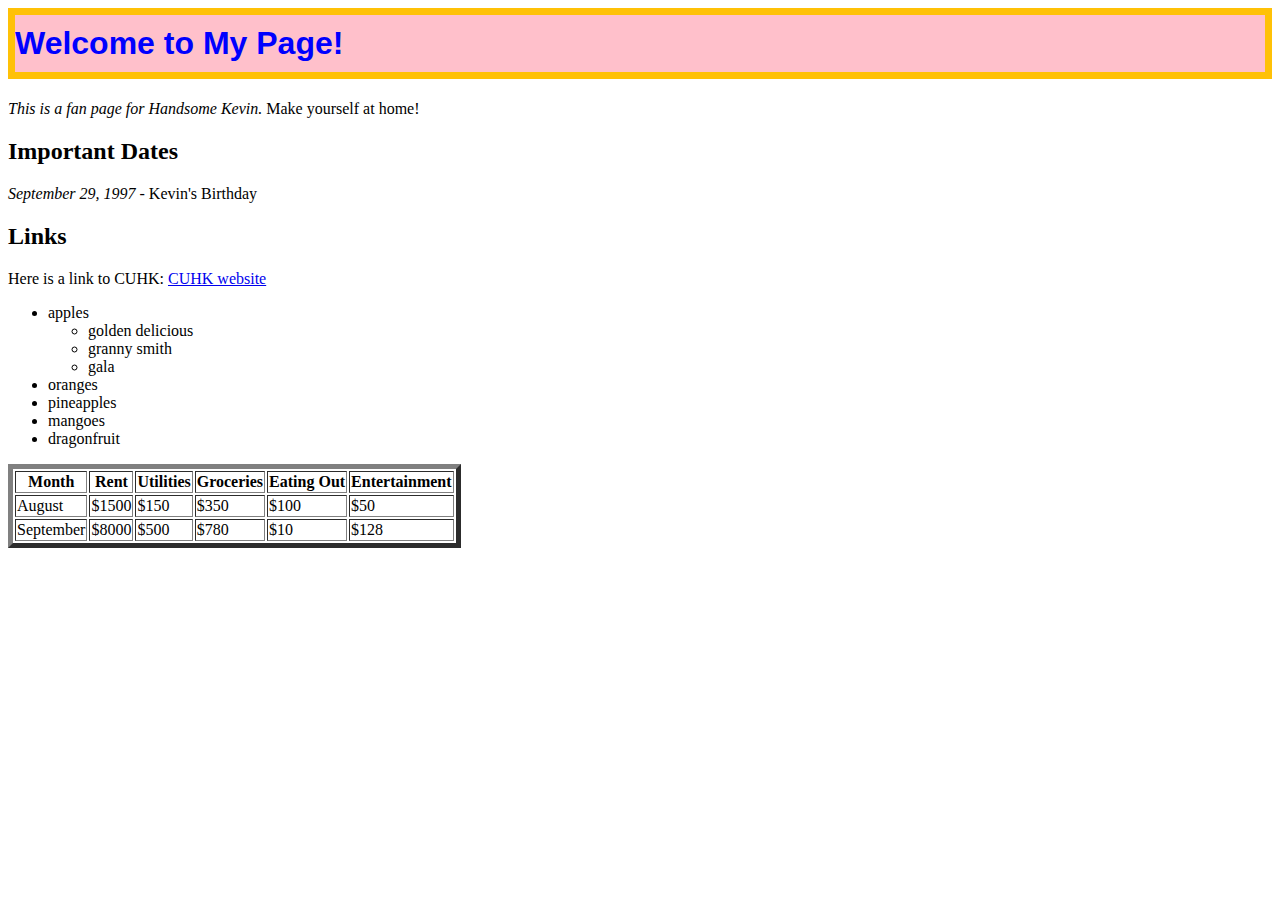
<file: index.html>
<html>

<head>
<title>Kevin's Fan Page</title>
<meta charset="UTF-8">
</head>

<body>

<h1 style ="
    font-family: sans-serif;
    color: blue;
    text-align: -webkit-auto;
    background-color: pink;
    padding-top: 10px;
    padding-bottom: 10px;
    border-width: 7px;
    border-color: #FFC107;
    border-style: solid;
">Welcome to My Page!</h1>

<p><i>This is a fan page for Handsome Kevin.</i> Make yourself at home!</p>

<h2>Important Dates</h2>
<p><i>September 29, 1997</i> - Kevin's Birthday</p>

<h2>Links</h2>
<p>Here is a link to CUHK: <a href="http://www.cuhk.edu.hk">CUHK website</a></p>

<ul>
   <li>apples
      <ul>
         <li>golden delicious</li>
         <li>granny smith</li>
         <li>gala</li>
      </ul>
   </li>
   <li>oranges</li>
   <li>pineapples</li>
   <li>mangoes</li>
   <li>dragonfruit</li>
</ul>

<table border=5>
   <tr>
      <th>Month</th>
      <th>Rent</th>
      <th>Utilities</th>
      <th>Groceries</th>
      <th>Eating Out</th>
      <th>Entertainment</th>
   </tr>
   <tr>
      <td>August</td>
      <td>$1500</td>
      <td>$150</td>
      <td>$350</td>
      <td>$100</td>
      <td>$50</td>
   </tr>
   <tr>
      <td>September</td>
      <td>$8000</td>
      <td>$500</td>
      <td>$780</td>
      <td>$10</td>
      <td>$128</td>
   </tr>
</table>

</body>
</html>
</file>
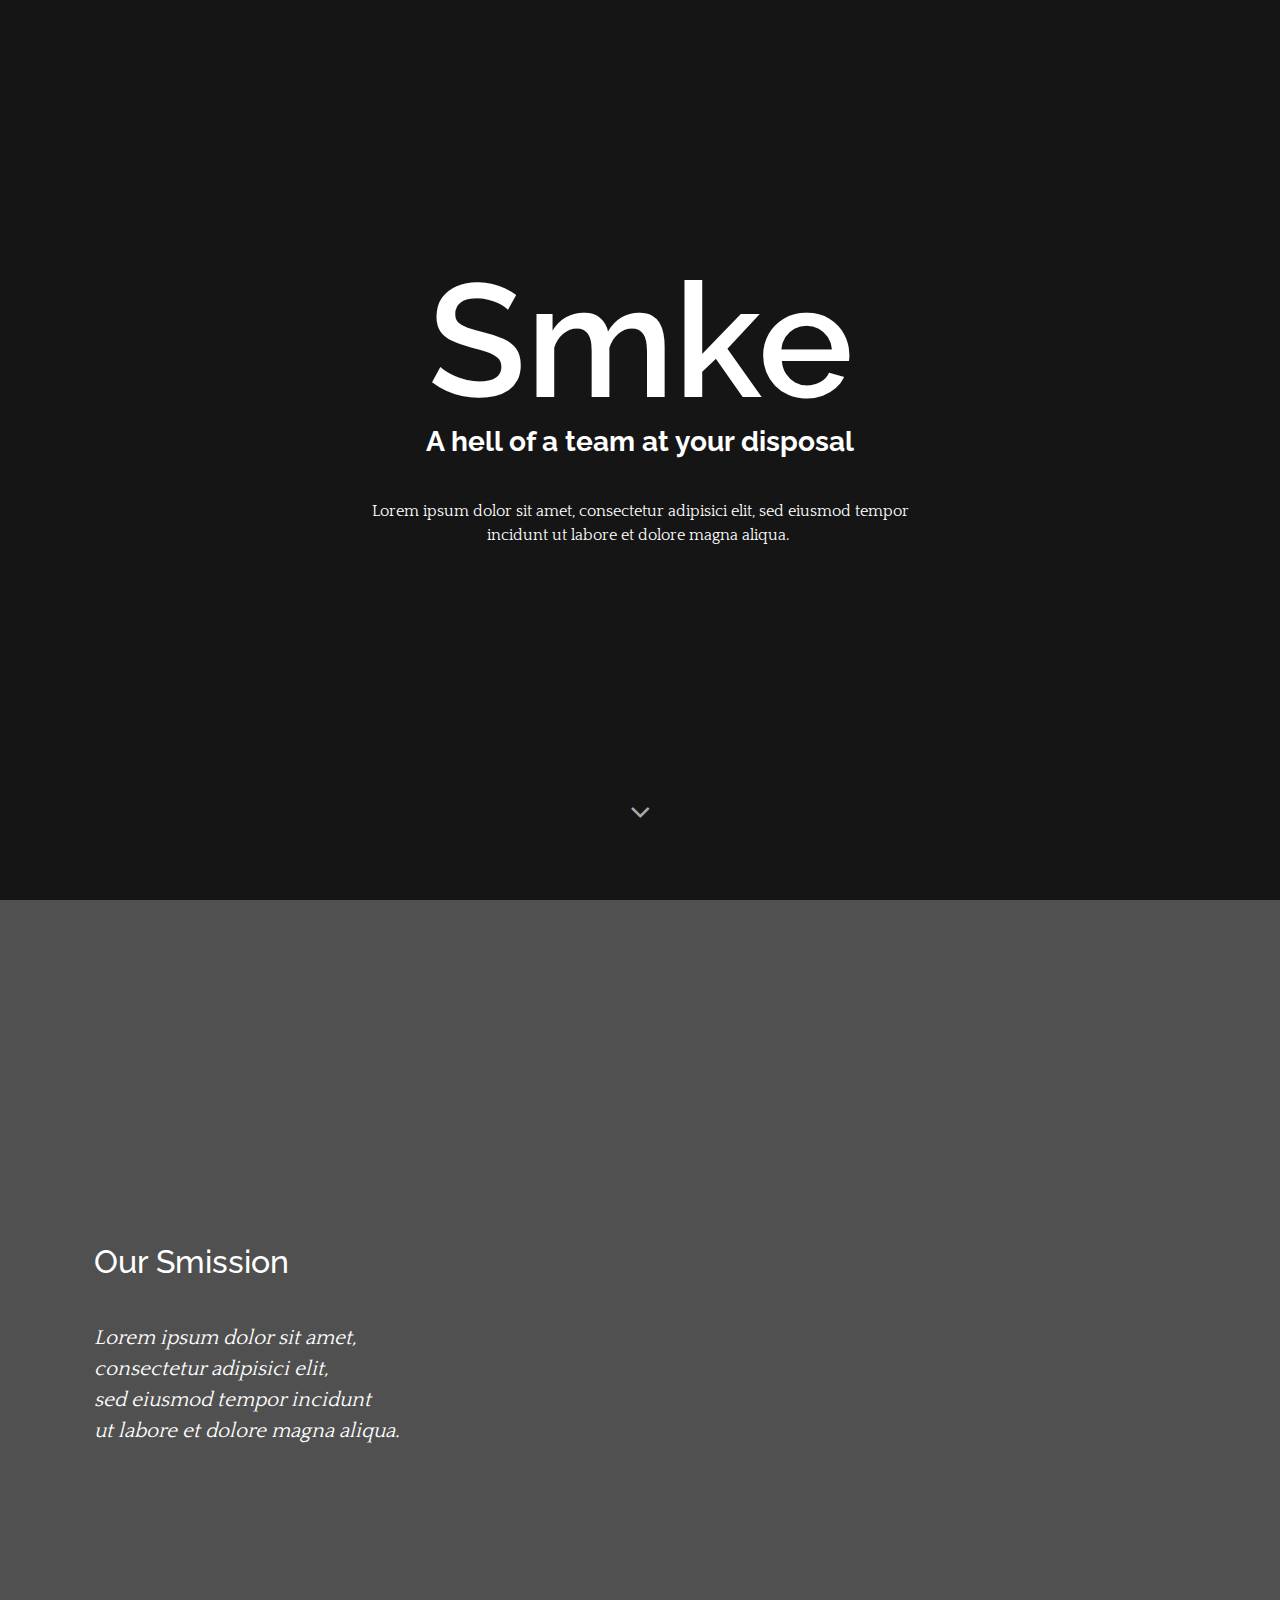
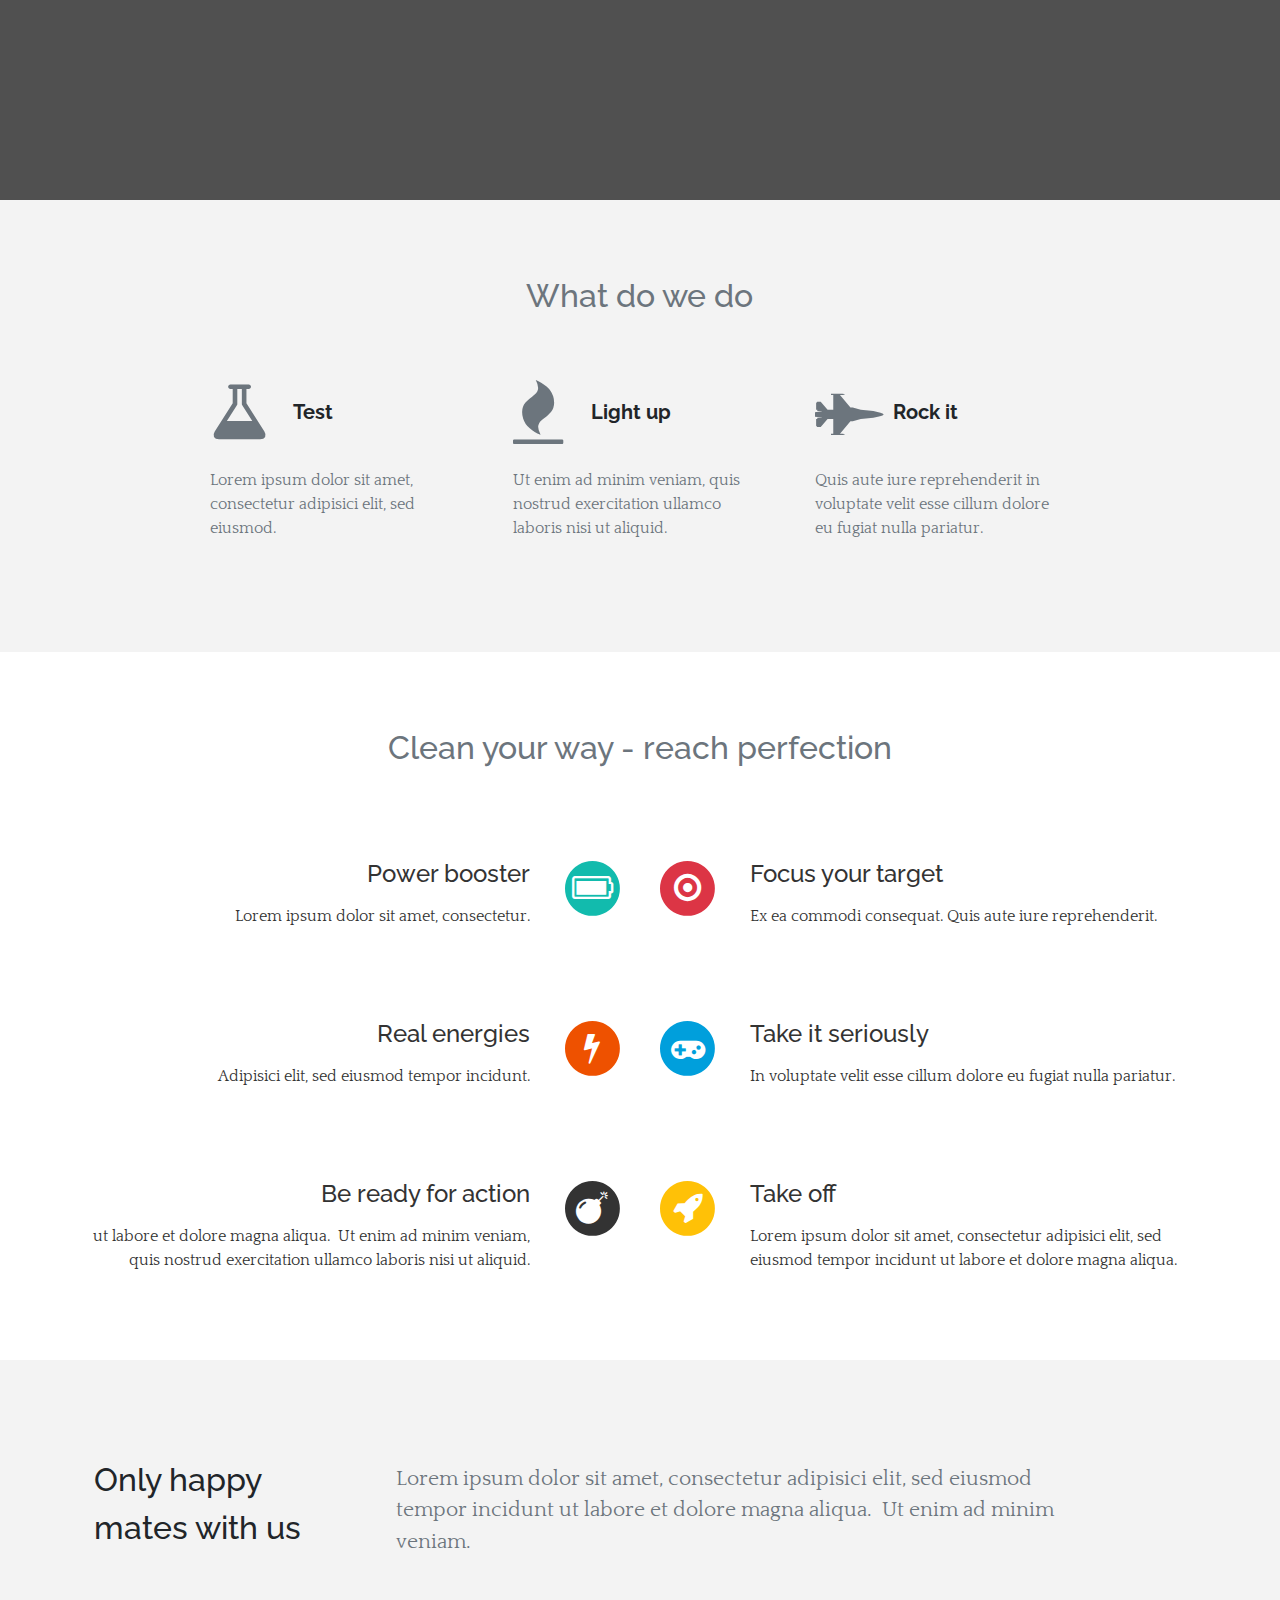
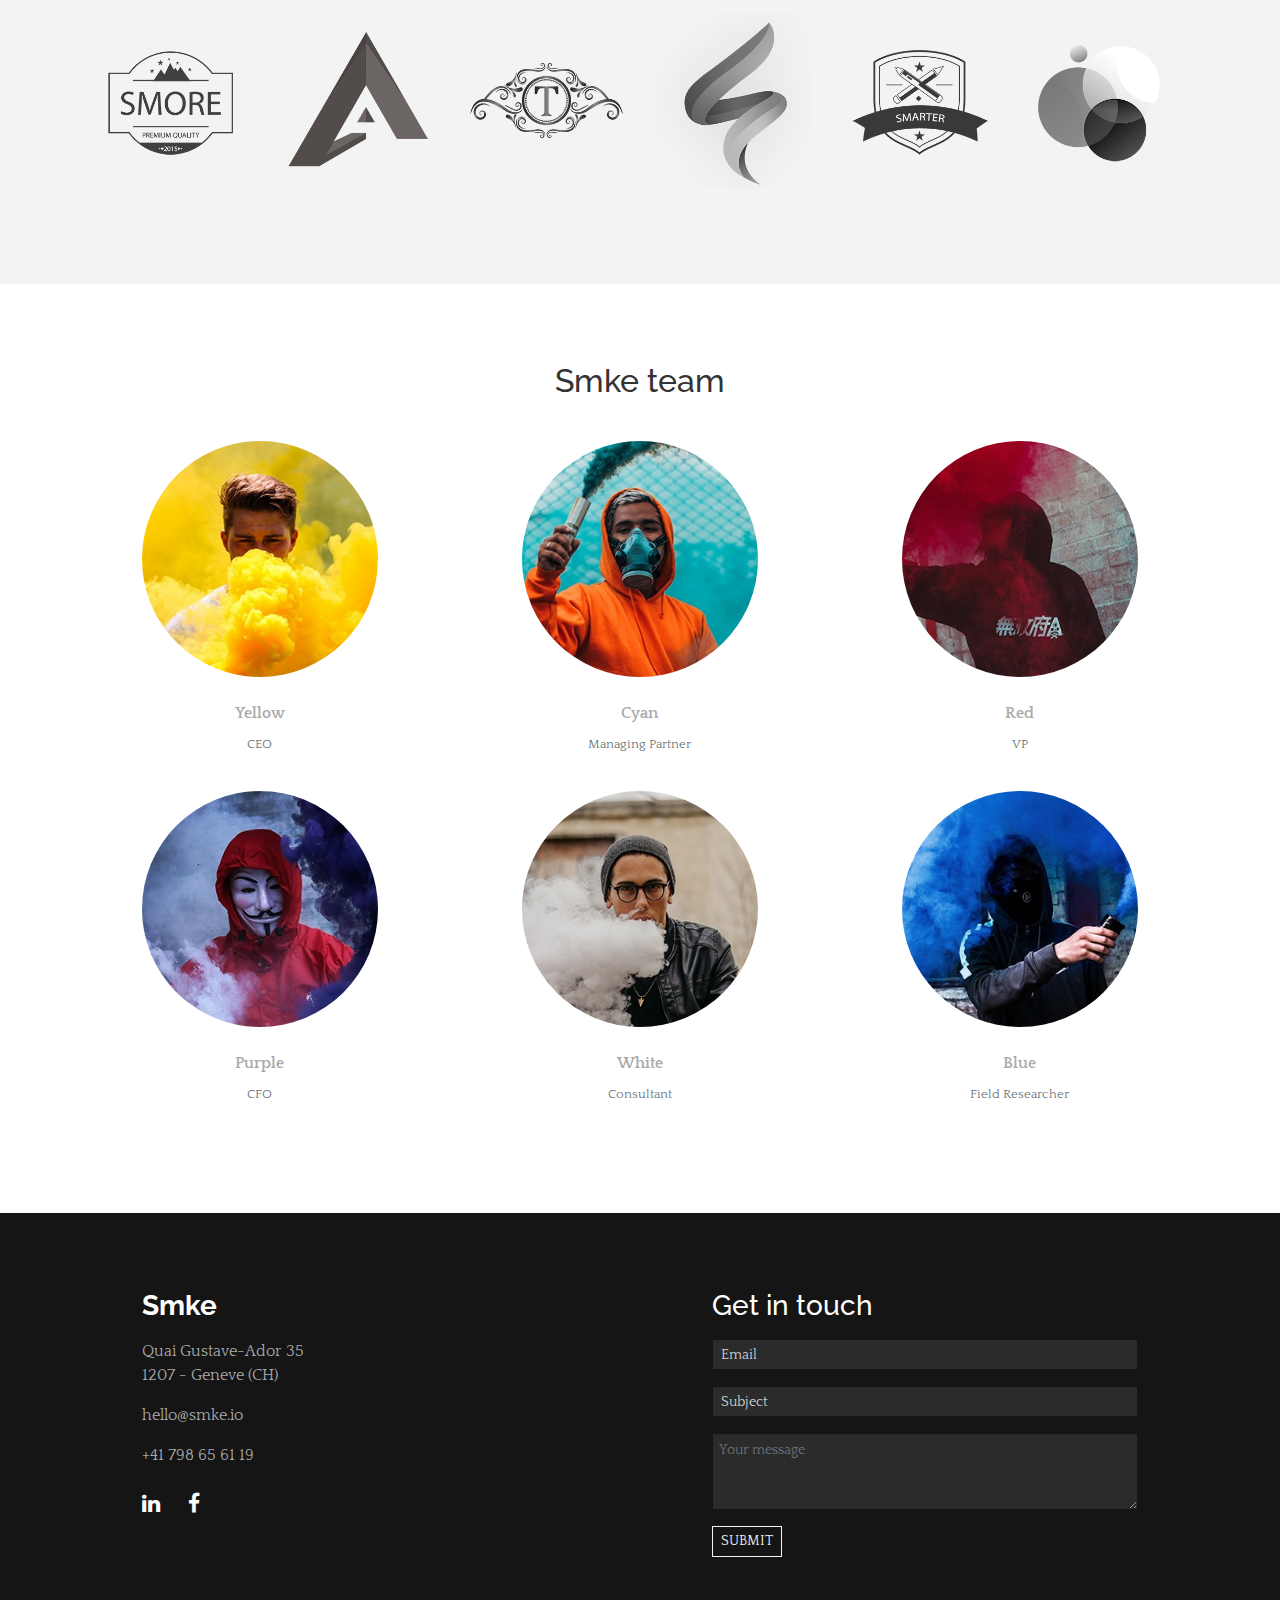
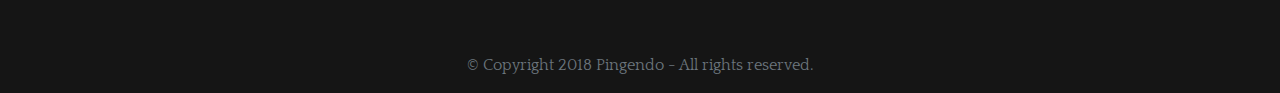
<file: New Site/index.html>
<!DOCTYPE html>
<html>

<head>
  <meta charset="utf-8">
  <meta name="viewport" content="width=device-width, initial-scale=1">
  <!-- PAGE settings -->
  <link rel="icon" href="https://templates.pingendo.com/assets/Pingendo_favicon.ico">
  <title>Smke</title>
  <meta name="description" content="Free Bootstrap 4 Pingendo Smke template single landing page team">
  <meta name="keywords" content="Pingendo smke free template bootstrap 4">
  <!-- CSS dependencies -->
  <link rel="stylesheet" href="https://cdnjs.cloudflare.com/ajax/libs/font-awesome/4.7.0/css/font-awesome.min.css" type="text/css">
  <link rel="stylesheet" href="colorful.css">
  <!-- Script: Navbar on-top -->
  <script src="js/navbar-ontop.js"></script>
</head>

<body>
  <nav class="navbar navbar-expand-md fixed-top navbar-dark bg-dark">
    <div class="container">
      <a class="navbar-brand" href="#"><b>Smke</b></a>
      <button class="navbar-toggler navbar-toggler-right" type="button" data-toggle="collapse" data-target="#navbar3SupportedContent" aria-controls="navbar3SupportedContent" aria-expanded="false" aria-label="Toggle navigation"> <span class="navbar-toggler-icon"></span> </button>
      <div class="collapse navbar-collapse text-center justify-content-end" id="navbar3SupportedContent">
        <ul class="navbar-nav">
          <li class="nav-item">
            <a class="nav-link" href="#what">What</a>
          </li>
          <li class="nav-item mx-2 mb-2 my-md-0">
            <a class="nav-link" href="#who">Who</a>
          </li>
        </ul>
        <a class="btn navbar-btn btn-outline-light" href="#where">Where</a>
      </div>
    </div>
  </nav>
  <div class="py-5 text-center cover d-flex flex-column bg-dark">
    <div class="container my-auto">
      <div class="row">
        <div class="mx-auto col-lg-6 col-md-8">
          <h1 class="display-1 mb-0 mt-5 big-title">Smke</h1>
          <h3 class="mb-4"><b>A hell of a team at your disposal</b></h3>
          <p>Lorem ipsum dolor sit amet, consectetur adipisici elit, sed eiusmod tempor incidunt ut labore et dolore magna aliqua.&nbsp;</p>
        </div>
      </div>
    </div>
    <div class="container mt-auto">
      <div class="row">
        <div class="mx-auto col-lg-6 col-md-8 col-10">
          <a href="#mission"><i class="d-block fa fa-angle-down fa-2x"></i></a>
        </div>
      </div>
    </div>
  </div>
  <div class="py-5 filter-dark cover bg-fixed" style="background-image: url('assets/team/planes.jpg');background-position:center bottom;background-size:cover;" id="mission">
    <div class="container my-auto">
      <div class="row">
        <div class="col-md-8 p-3 text-white">
          <h2 class="mb-4">Our Smission</h2>
          <p class="lead"><i>Lorem ipsum dolor sit amet,&nbsp;<br>consectetur adipisici elit,&nbsp;<br>sed eiusmod tempor incidunt&nbsp;<br>ut labore et dolore magna aliqua.</i></p>
        </div>
      </div>
    </div>
  </div>
  <div class="py-5 bg-light" id="what">
    <div class="container">
      <div class="row text-center">
        <div class="col-md-10 mx-auto px-4">
          <h2 class="text-muted mb-4">What do we do</h2>
          <div class="row text-left">
            <div class="p-3 col-lg-4 col-md-6">
              <div class="row mb-3">
                <div class="text-center col-3"><i class="d-block mx-auto fa text-muted fa-4x fa-flask"></i></div>
                <div class="align-self-center d-flex align-items-center px-0 px-md-2 col-9">
                  <h5 class="mb-0"><b>&nbsp; &nbsp;Test</b></h5>
                </div>
              </div>
              <p class="text-muted">Lorem ipsum dolor sit amet, consectetur adipisici elit, sed eiusmod.</p>
            </div>
            <div class="p-3 col-lg-4 col-md-6">
              <div class="row mb-3">
                <div class="text-center col-3"><i class="d-block mx-auto fa text-muted fa-4x fa-fire"></i></div>
                <div class="align-self-center d-flex align-items-center px-0 px-md-2 col-9">
                  <h5 class="mb-0"><b>&nbsp; Light up</b></h5>
                </div>
              </div>
              <p class="text-muted">Ut enim ad minim veniam, quis nostrud exercitation ullamco laboris nisi ut aliquid.</p>
            </div>
            <div class="p-3 col-lg-4">
              <div class="row mb-3">
                <div class="text-center col-3"><i class="d-block mx-auto fa text-muted fa-4x fa-fighter-jet"></i></div>
                <div class="align-self-center d-flex align-items-center px-0 px-md-2 col-9">
                  <h5 class="mb-0"><b>&nbsp; Rock it</b></h5>
                </div>
              </div>
              <p class="text-muted">Quis aute iure reprehenderit in voluptate velit esse cillum dolore eu fugiat nulla pariatur.</p>
            </div>
          </div>
        </div>
      </div>
    </div>
  </div>
  <div class="text-center py-5">
    <div class="container">
      <div class="row">
        <div class="col-md-12">
          <h2 class="text-muted">Clean your way - reach perfection</h2>
        </div>
      </div>
      <div class="row">
        <div class="text-right col-md-6">
          <div class="row my-5">
            <div class="order-lg-2 text-center col-lg-2 col-3"> <span class="fa-stack fa-2x">
                <i class="fa fa-circle fa-stack-2x text-primary"></i>
                <i class="fa fa-stack-1x fa-battery-full text-white"></i>
              </span> </div>
            <div class="text-lg-right text-left order-lg-1 col-lg-10 col-9">
              <h4>Power booster</h4>
              <p>Lorem ipsum dolor sit amet, consectetur.</p>
            </div>
          </div>
          <div class="row my-5">
            <div class="order-lg-2 text-center col-lg-2 col-3"> <span class="fa-stack fa-2x">
                <i class="fa fa-circle fa-stack-2x text-secondary"></i>
                <i class="fa fa-stack-1x fa-bolt text-white"></i>
              </span> </div>
            <div class="text-lg-right text-left order-lg-1 col-lg-10 col-9">
              <h4>Real energies</h4>
              <p>Adipisici elit, sed eiusmod tempor incidunt.</p>
            </div>
          </div>
          <div class="row mt-5">
            <div class="order-lg-2 text-center col-lg-2 col-3"> <span class="fa-stack fa-2x">
                <i class="fa fa-circle fa-stack-2x"></i>
                <i class="fa fa-stack-1x fa-bomb text-white"></i>
              </span> </div>
            <div class="text-lg-right text-left order-lg-1 col-lg-10 col-9">
              <h4>Be ready for action</h4>
              <p> ut labore et dolore magna aliqua.&nbsp; Ut enim ad minim veniam, quis nostrud exercitation ullamco laboris nisi ut aliquid.</p>
            </div>
          </div>
        </div>
        <div class="text-left col-md-6">
          <div class="row my-5">
            <div class="text-center col-lg-2 col-3"> <span class="fa-stack fa-2x">
                <i class="fa fa-circle fa-stack-2x text-danger"></i>
                <i class="fa fa-stack-1x text-white fa-dot-circle-o"></i>
              </span> </div>
            <div class="col-lg-10 col-9">
              <h4>Focus your target</h4>
              <p>Ex ea commodi consequat. Quis aute iure reprehenderit.</p>
            </div>
          </div>
          <div class="row my-5">
            <div class="text-center col-lg-2 col-3"> <span class="fa-stack fa-2x">
                <i class="fa fa-circle fa-stack-2x text-info"></i>
                <i class="fa fa-stack-1x text-white fa-gamepad"></i>
              </span> </div>
            <div class="col-lg-10 col-9">
              <h4>Take it seriously</h4>
              <p>In voluptate velit esse cillum dolore eu fugiat nulla pariatur.</p>
            </div>
          </div>
          <div class="row mt-5">
            <div class="text-center col-lg-2 col-3"> <span class="fa-stack fa-2x">
                <i class="fa fa-circle fa-stack-2x text-warning"></i>
                <i class="fa fa-stack-1x text-white fa-rocket"></i>
              </span> </div>
            <div class="col-lg-10 col-9">
              <h4>Take off</h4>
              <p>Lorem ipsum dolor sit amet, consectetur adipisici elit, sed eiusmod tempor incidunt ut labore et dolore magna aliqua.</p>
            </div>
          </div>
        </div>
      </div>
    </div>
  </div>
  <div class="py-5 section bg-light">
    <div class="container p-3">
      <div class="row align-items-center mb-4">
        <div class="col-lg-3">
          <h2 class="mb-3">Only happy mates with us</h2>
        </div>
        <div class="pl-lg-4 col-lg-8  mb-2">
          <p class="lead mb-0 text-muted">Lorem ipsum dolor sit amet, consectetur adipisici elit, sed eiusmod tempor incidunt ut labore et dolore magna aliqua.&nbsp; Ut enim ad minim veniam.</p>
        </div>
      </div>
      <div class="row">
        <div class="col-md-12"> </div>
      </div>
      <div class="row d-flex align-items-center justify-content-between">
        <div class="col-md-2 col-4">
          <img class="center-block img-fluid d-block" src="assets/team/logo_4.png"> </div>
        <div class="col-md-2 col-4">
          <img class="center-block img-fluid d-block" src="assets/team/logo_2.png"> </div>
        <div class="col-md-2 col-4">
          <img class="center-block img-fluid d-block" src="assets/team/logo_1.png"> </div>
        <div class="col-md-2 col-4">
          <img class="center-block img-fluid d-block" src="assets/team/logo_3.png"> </div>
        <div class="col-md-2 col-4">
          <img class="center-block img-fluid d-block" src="assets/team/logo_5.png"> </div>
        <div class="col-md-2 col-4">
          <img class="center-block img-fluid d-block" src="assets/team/logo_6.png"> </div>
      </div>
    </div>
  </div>
  <div class="py-5 text-center" id="who">
    <div class="container">
      <div class="row">
        <div class="col-md-12"> </div>
      </div>
      <div class="row">
        <div class="col-md-12">
          <h2 class="mb-4">Smke team</h2>
        </div>
      </div>
      <div class="row">
        <div class="col-md-4 px-4 mb-4 col-6 px-lg-5">
          <a data-toggle="modal" data-target=".yellow" href="">
            <div class="card project">
              <img class="card-img rounded-circle" src="assets/team/yellow.jpg" alt="Card image">
              <div class="card-body p-0">
                <p class="mt-3 mb-1"><b>Yellow</b></p>
                <p class="text-muted m-0"><small>CEO</small></p>
              </div>
            </div>
          </a>
        </div>
        <div class="col-md-4 px-4 mb-4 col-6 px-lg-5">
          <a data-toggle="modal" data-target=".cyan" href="">
            <div class="card project">
              <img class="card-img rounded-circle" src="assets/team/cyan.jpg" alt="Card image">
              <div class="card-body p-0">
                <p class="mt-3 mb-1"><b>Cyan</b></p>
                <p class="text-muted m-0"><small>Managing Partner</small></p>
              </div>
            </div>
          </a>
        </div>
        <div class="col-md-4 px-4 mb-4 col-6 px-lg-5">
          <a data-toggle="modal" data-target=".red" href="">
            <div class="card project">
              <img class="card-img rounded-circle" src="assets/team/red.jpg" alt="Card image">
              <div class="card-body p-0">
                <p class="mt-3 mb-1"><b>Red</b></p>
                <p class="text-muted m-0"><small>VP</small></p>
              </div>
            </div>
          </a>
        </div>
        <div class="col-md-4 px-4 mb-4 col-6 px-lg-5">
          <a data-toggle="modal" data-target=".purple" href="">
            <div class="card project">
              <img class="card-img rounded-circle" src="assets/team/purple.jpg" alt="Card image">
              <div class="card-body p-0">
                <p class="mt-3 mb-1"><b>Purple</b></p>
                <p class="text-muted m-0"><small>CFO</small></p>
              </div>
            </div>
          </a>
        </div>
        <div class="col-md-4 px-4 mb-4 col-6 px-lg-5">
          <a data-toggle="modal" data-target=".white" href="">
            <div class="card project">
              <img class="card-img rounded-circle" src="assets/team/white.jpg" alt="Card image">
              <div class="card-body p-0">
                <p class="mt-3 mb-1"><b>White</b></p>
                <p class="text-muted m-0"><small>Consultant</small></p>
              </div>
            </div>
          </a>
        </div>
        <div class="col-md-4 px-4 mb-4 col-6 px-lg-5">
          <a data-toggle="modal" data-target=".blue" href="">
            <div class="card project">
              <img class="card-img rounded-circle" src="assets/team/blue.jpg" alt="Card image">
              <div class="card-body p-0">
                <p class="mt-3 mb-1"><b>Blue</b></p>
                <p class="text-muted m-0"><small>Field Researcher</small></p>
              </div>
            </div>
          </a>
        </div>
      </div>
    </div>
  </div>
  <div class="text-white bg-dark" id="where">
    <div class="container">
      <div class="row">
        <div class="p-5 col-md-6">
          <h3><b>Smke</b></h3>
          <p class="">
            <a href="#" target="_blank">Quai Gustave-Ador 35 <br>1207 - Geneve (CH)</a>
          </p>
          <p class="">
            <a href="#">hello@smke.io</a>
          </p>
          <p class="mb-3">
            <a href="#">+41 798 65 61 19&nbsp;</a>
          </p>
          <a href="#" target="_blank"><i class="fa d-inline fa-lg mr-3 text-white fa-linkedin"></i></a>
          <a href="#" target="_blank"><i class="fa fa-facebook d-inline fa-lg mr-3 text-white"></i></a>
        </div>
        <div class="p-5 col-md-6">
          <h3>Get in touch</h3>
          <form>
            <div class="form-group">
              <input type="email" class="form-control form-control-sm" placeholder="Email" required="required" name="email"> </div>
            <div class="form-group">
              <input type="text" class="form-control form-control-sm" id="inlineFormInput" placeholder="Subject" required="required" name="subject"> </div>
            <div class="form-group"><textarea class="form-control p-1 form-control-sm" id="exampleTextarea" rows="3" placeholder="Your message" name="message"></textarea></div>
            <button type="submit" class="btn btn-outline-light btn-sm">SUBMIT</button>
          </form>
        </div>
      </div>
      <div class="row">
        <div class="col-md-12 mt-3">
          <p class="text-center text-muted">© Copyright 2018 Pingendo - All rights reserved. </p>
        </div>
      </div>
    </div>
  </div>
  <div class="modal fade yellow">
    <div class="modal-dialog modal-lg" role="document">
      <div class="modal-content">
        <div class="modal-header bg-light">
          <h5 class="modal-title"><b>Yellow</b> - CEO</h5>
          <button type="button" class="close" data-dismiss="modal" aria-label="Close"> <span aria-hidden="true">×</span> </button>
        </div>
        <div class="modal-body bg-light">
          <div class="row">
            <div class="col-md-4 px-3">
              <img class="img-fluid d-block mx-auto rounded-circle" src="assets/team/yellow.jpg"> </div>
            <div class="col-md-8 p-2">
              <p class="">Lorem ipsum dolor sit amet, consectetur adipisici elit, sed eiusmod tempor incidunt ut labore et dolore magna aliqua.&nbsp; <br>
                <br>Ut enim ad minim veniam, quis nostrud exercitation ullamco laboris nisi ut aliquid ex ea commodi consequat. Quis aute iure reprehenderit in voluptate velit esse cillum dolore eu fugiat nulla pariatur.</p>
              <a target="_blank" href="#"><i class="d-block  fa fa-lg fa-linkedin text-muted"></i></a>
            </div>
          </div>
        </div>
      </div>
    </div>
  </div>
  <div class="modal fade cyan">
    <div class="modal-dialog modal-lg" role="document">
      <div class="modal-content">
        <div class="modal-header bg-light">
          <h5 class="modal-title"><b>Cyan</b> - Managing Partner</h5>
          <button type="button" class="close" data-dismiss="modal" aria-label="Close"> <span aria-hidden="true">×</span> </button>
        </div>
        <div class="modal-body bg-light">
          <div class="row">
            <div class="col-md-4 px-3">
              <img class="img-fluid d-block mx-auto rounded-circle" src="assets/team/cyan.jpg"> </div>
            <div class="col-md-8 p-2">
              <p class="">Lorem ipsum dolor sit amet, consectetur adipisici elit, sed eiusmod tempor incidunt ut labore et dolore magna aliqua.&nbsp; <br>
                <br>Ut enim ad minim veniam, quis nostrud exercitation ullamco laboris nisi ut aliquid ex ea commodi consequat. Quis aute iure reprehenderit in voluptate velit esse cillum dolore eu fugiat nulla pariatur.</p>
              <a href="#" target="_blank"><i class="d-block  fa fa-lg fa-linkedin text-muted"></i></a>
            </div>
          </div>
        </div>
      </div>
    </div>
  </div>
  <div class="modal fade red">
    <div class="modal-dialog modal-lg" role="document">
      <div class="modal-content">
        <div class="modal-header bg-light">
          <h5 class="modal-title"><b>Red</b> - Vice President</h5>
          <button type="button" class="close" data-dismiss="modal" aria-label="Close"> <span aria-hidden="true">×</span> </button>
        </div>
        <div class="modal-body bg-light">
          <div class="row">
            <div class="col-md-4 px-3">
              <img class="img-fluid d-block mx-auto rounded-circle" src="assets/team/red.jpg"> </div>
            <div class="col-md-8 p-2">
              <p class="">Lorem ipsum dolor sit amet, consectetur adipisici elit, sed eiusmod tempor incidunt ut labore et dolore magna aliqua. Ut enim ad minim veniam, quis nostrud exercitation ullamco laboris nisi ut aliquid ex ea commodi consequat.</p>
              <a href="#" target="_blank"><i class="d-block  fa fa-lg fa-linkedin text-muted"></i></a>
            </div>
          </div>
        </div>
      </div>
    </div>
  </div>
  <div class="modal fade purple">
    <div class="modal-dialog modal-lg" role="document">
      <div class="modal-content">
        <div class="modal-header bg-light">
          <h5 class="modal-title"><b>Purple</b> - CFO</h5>
          <button type="button" class="close" data-dismiss="modal" aria-label="Close"> <span aria-hidden="true">×</span> </button>
        </div>
        <div class="modal-body bg-light">
          <div class="row">
            <div class="col-md-4 px-3">
              <img class="img-fluid d-block mx-auto rounded-circle" src="assets/team/purple.jpg"> </div>
            <div class="col-md-8 p-2">
              <p class="">Lorem ipsum dolor sit amet, consectetur adipisici elit, sed eiusmod tempor incidunt ut labore et dolore magna aliqua.&nbsp; <br>
                <br>Ut enim ad minim veniam, quis nostrud exercitation ullamco laboris nisi ut aliquid ex ea commodi consequat. Quis aute iure reprehenderit in voluptate velit esse cillum dolore eu fugiat nulla pariatur.</p>
              <a href="#" target="_blank"><i class="d-block  fa fa-lg fa-linkedin text-muted"></i></a>
            </div>
          </div>
        </div>
      </div>
    </div>
  </div>
  <div class="modal fade white">
    <div class="modal-dialog modal-lg" role="document">
      <div class="modal-content">
        <div class="modal-header bg-light">
          <h5 class="modal-title"><b>White</b> - Consultant</h5>
          <button type="button" class="close" data-dismiss="modal" aria-label="Close"> <span aria-hidden="true">×</span> </button>
        </div>
        <div class="modal-body bg-light">
          <div class="row">
            <div class="col-md-4 px-3">
              <img class="img-fluid d-block mx-auto rounded-circle" src="assets/team/white.jpg"> </div>
            <div class="col-md-8 p-2">
              <p class="">Lorem ipsum dolor sit amet, consectetur adipisici elit, sed eiusmod tempor incidunt ut labore et dolore magna aliqua.&nbsp; <br>
                <br>Ut enim ad minim veniam, quis nostrud exercitation ullamco laboris nisi ut aliquid ex ea commodi consequat.</p>
            </div>
          </div>
        </div>
      </div>
    </div>
  </div>
  <div class="modal fade blue">
    <div class="modal-dialog modal-lg" role="document">
      <div class="modal-content">
        <div class="modal-header bg-light">
          <h5 class="modal-title"><b>Blue</b> - Field Researcher</h5>
          <button type="button" class="close" data-dismiss="modal" aria-label="Close"> <span aria-hidden="true">×</span> </button>
        </div>
        <div class="modal-body bg-light">
          <div class="row">
            <div class="col-md-4 px-3">
              <img class="img-fluid d-block mx-auto rounded-circle" src="assets/team/blue.jpg"> </div>
            <div class="col-md-8 p-2">
              <p class="">Lorem ipsum dolor sit amet, consectetur adipisici elit, sed eiusmod tempor incidunt ut labore et dolore magna aliqua.&nbsp; <br>
                <br>Ut enim ad minim veniam, quis nostrud exercitation ullamco laboris nisi ut aliquid ex ea commodi consequat. Quis aute iure reprehenderit in voluptate velit esse cillum dolore eu fugiat nulla pariatur.</p>
            </div>
          </div>
        </div>
      </div>
    </div>
  </div>
  <script src="https://code.jquery.com/jquery-3.3.1.slim.min.js"></script>
  <script src="https://cdnjs.cloudflare.com/ajax/libs/popper.js/1.14.3/umd/popper.min.js" integrity="sha384-ZMP7rVo3mIykV+2+9J3UJ46jBk0WLaUAdn689aCwoqbBJiSnjAK/l8WvCWPIPm49" crossorigin="anonymous"></script>
  <script src="https://stackpath.bootstrapcdn.com/bootstrap/4.1.3/js/bootstrap.min.js" integrity="sha384-ChfqqxuZUCnJSK3+MXmPNIyE6ZbWh2IMqE241rYiqJxyMiZ6OW/JmZQ5stwEULTy" crossorigin="anonymous"></script>
  <!-- Script: Smooth scrolling between anchors in the same page -->
  <script src="js/smooth-scroll.js"></script>
</body>

</html>
</file>
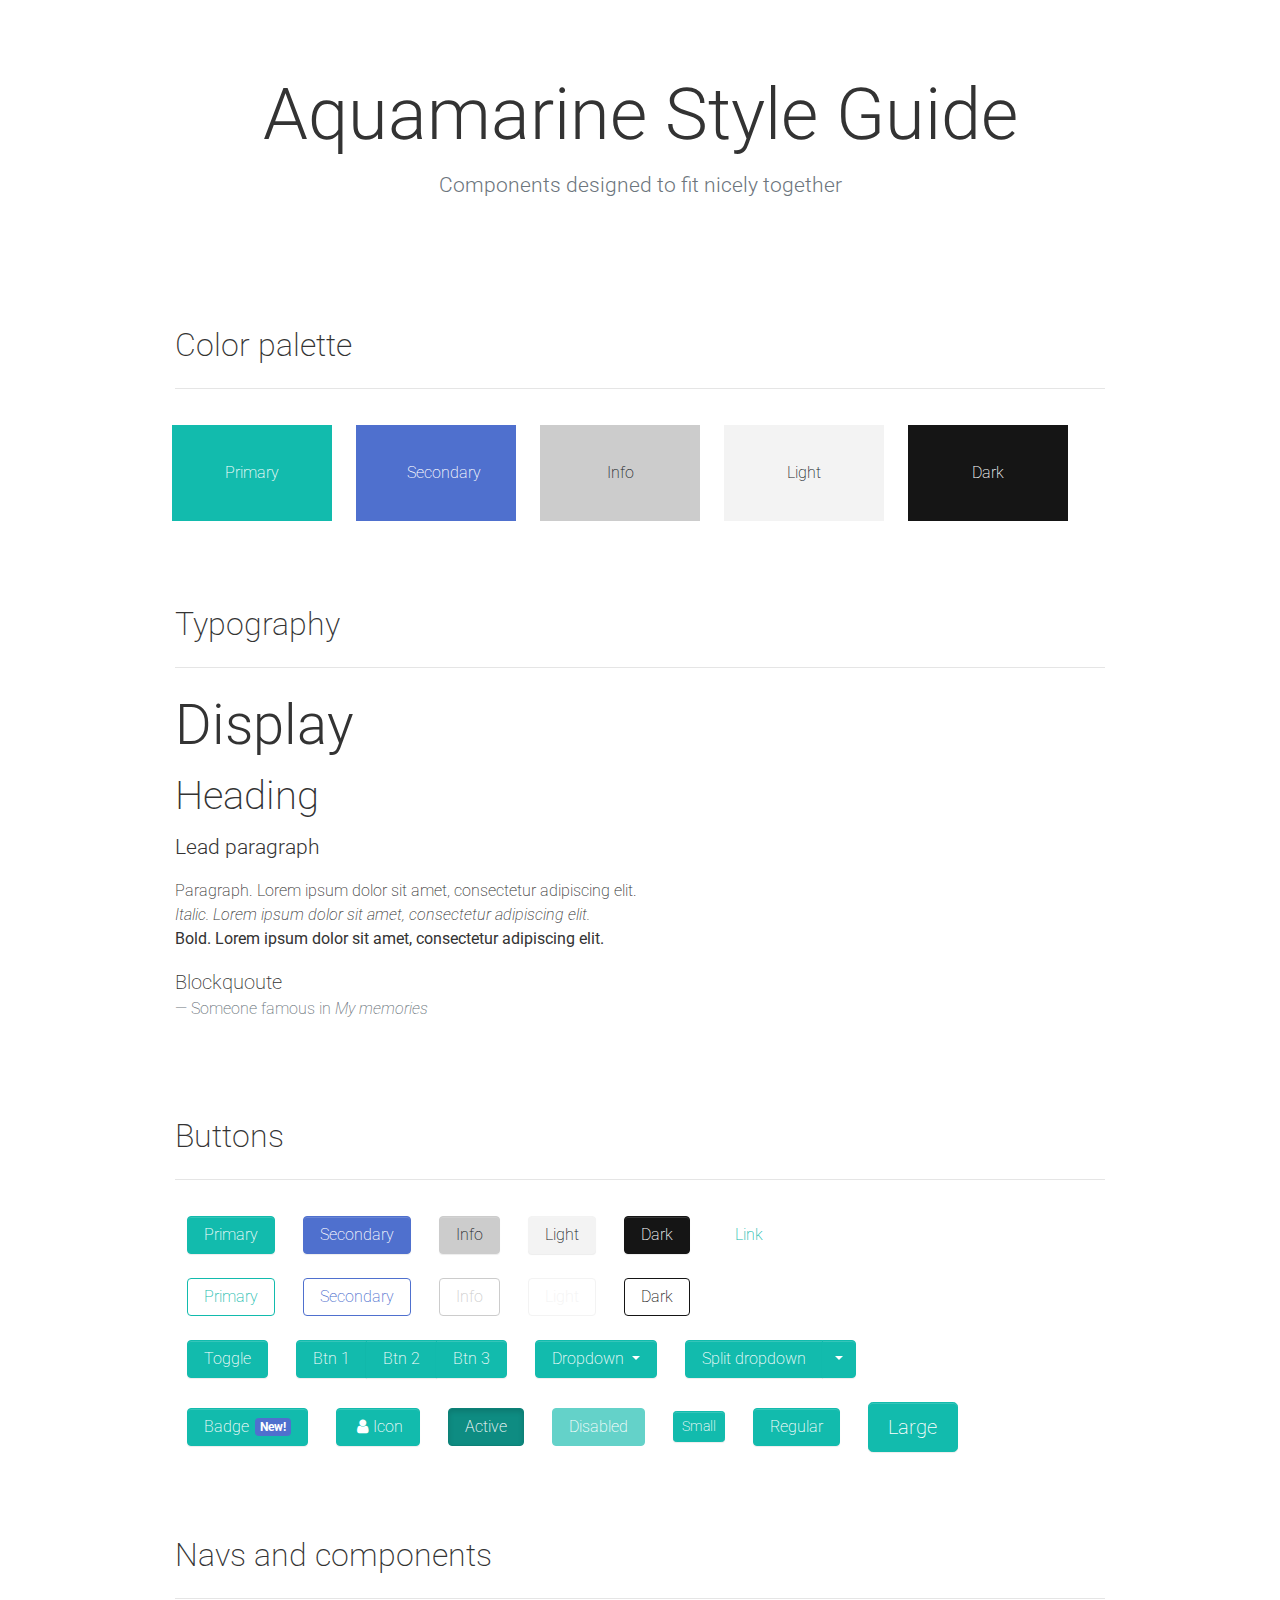
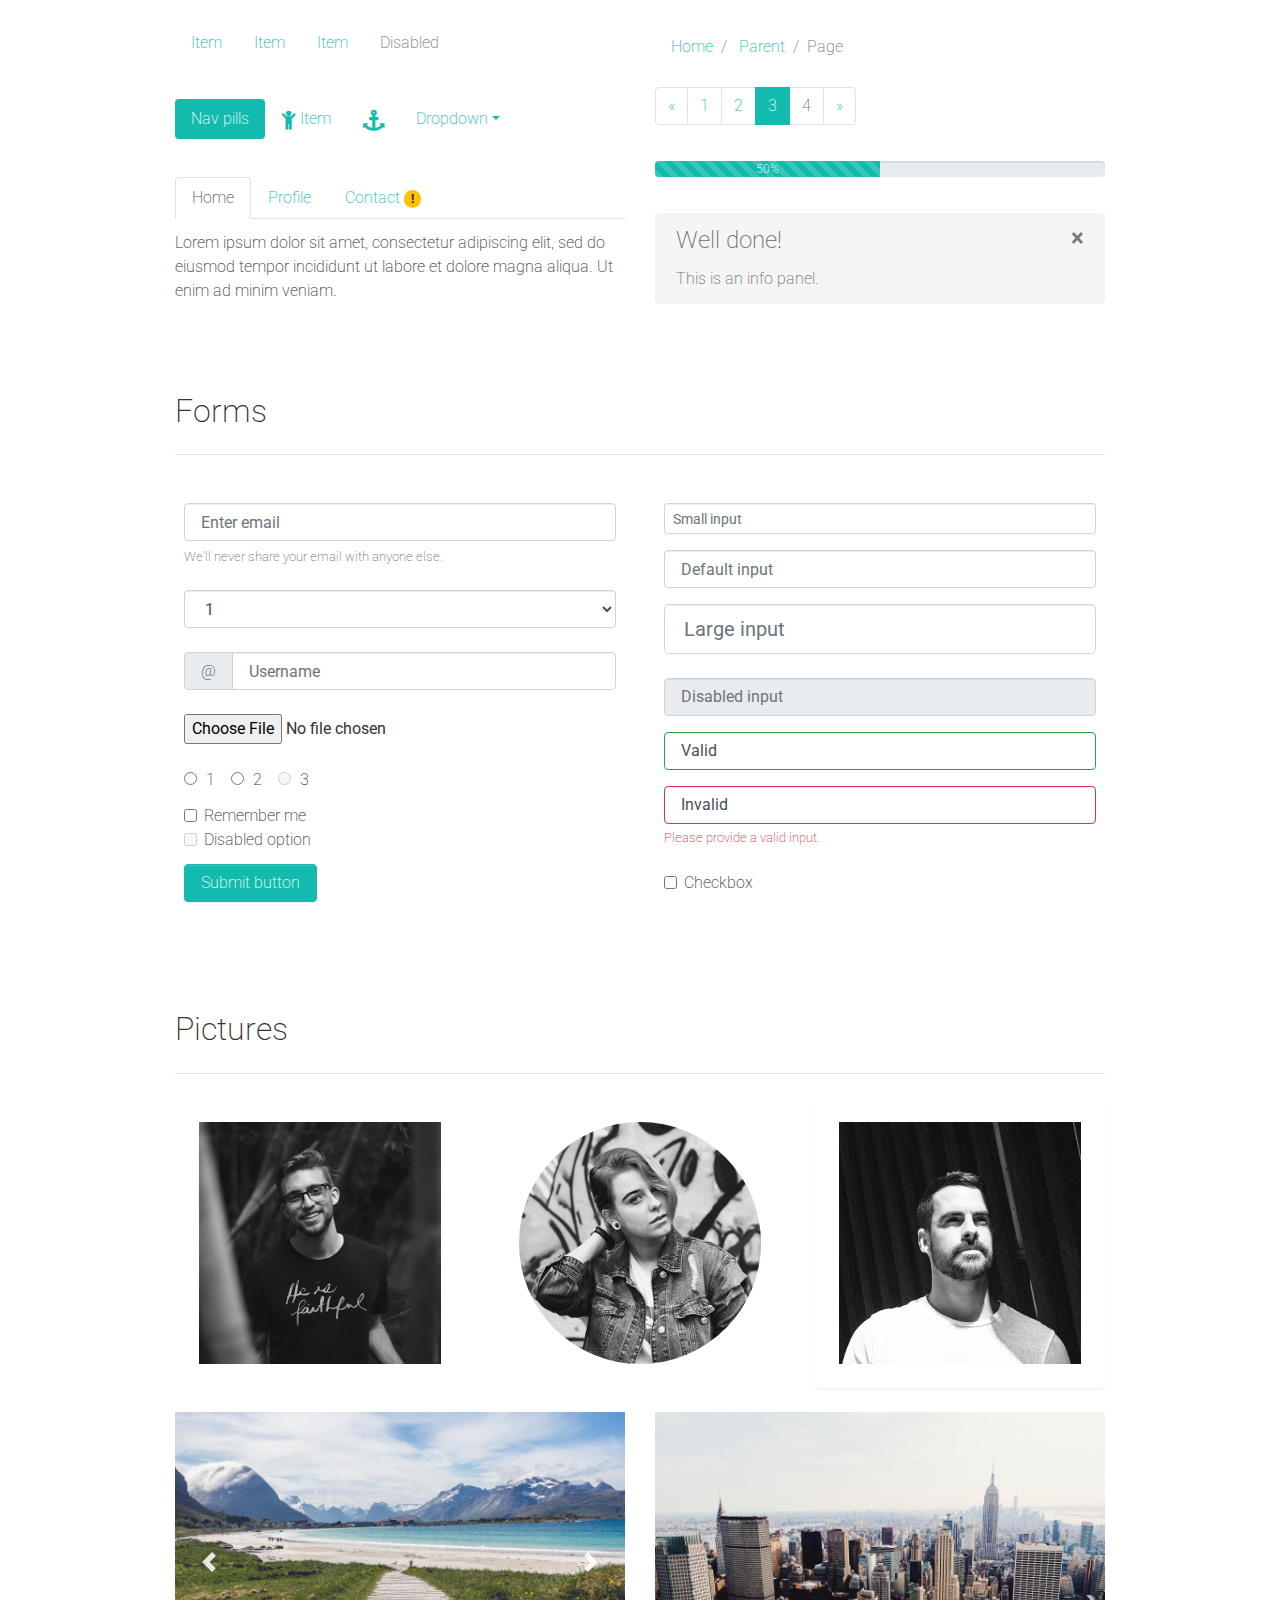
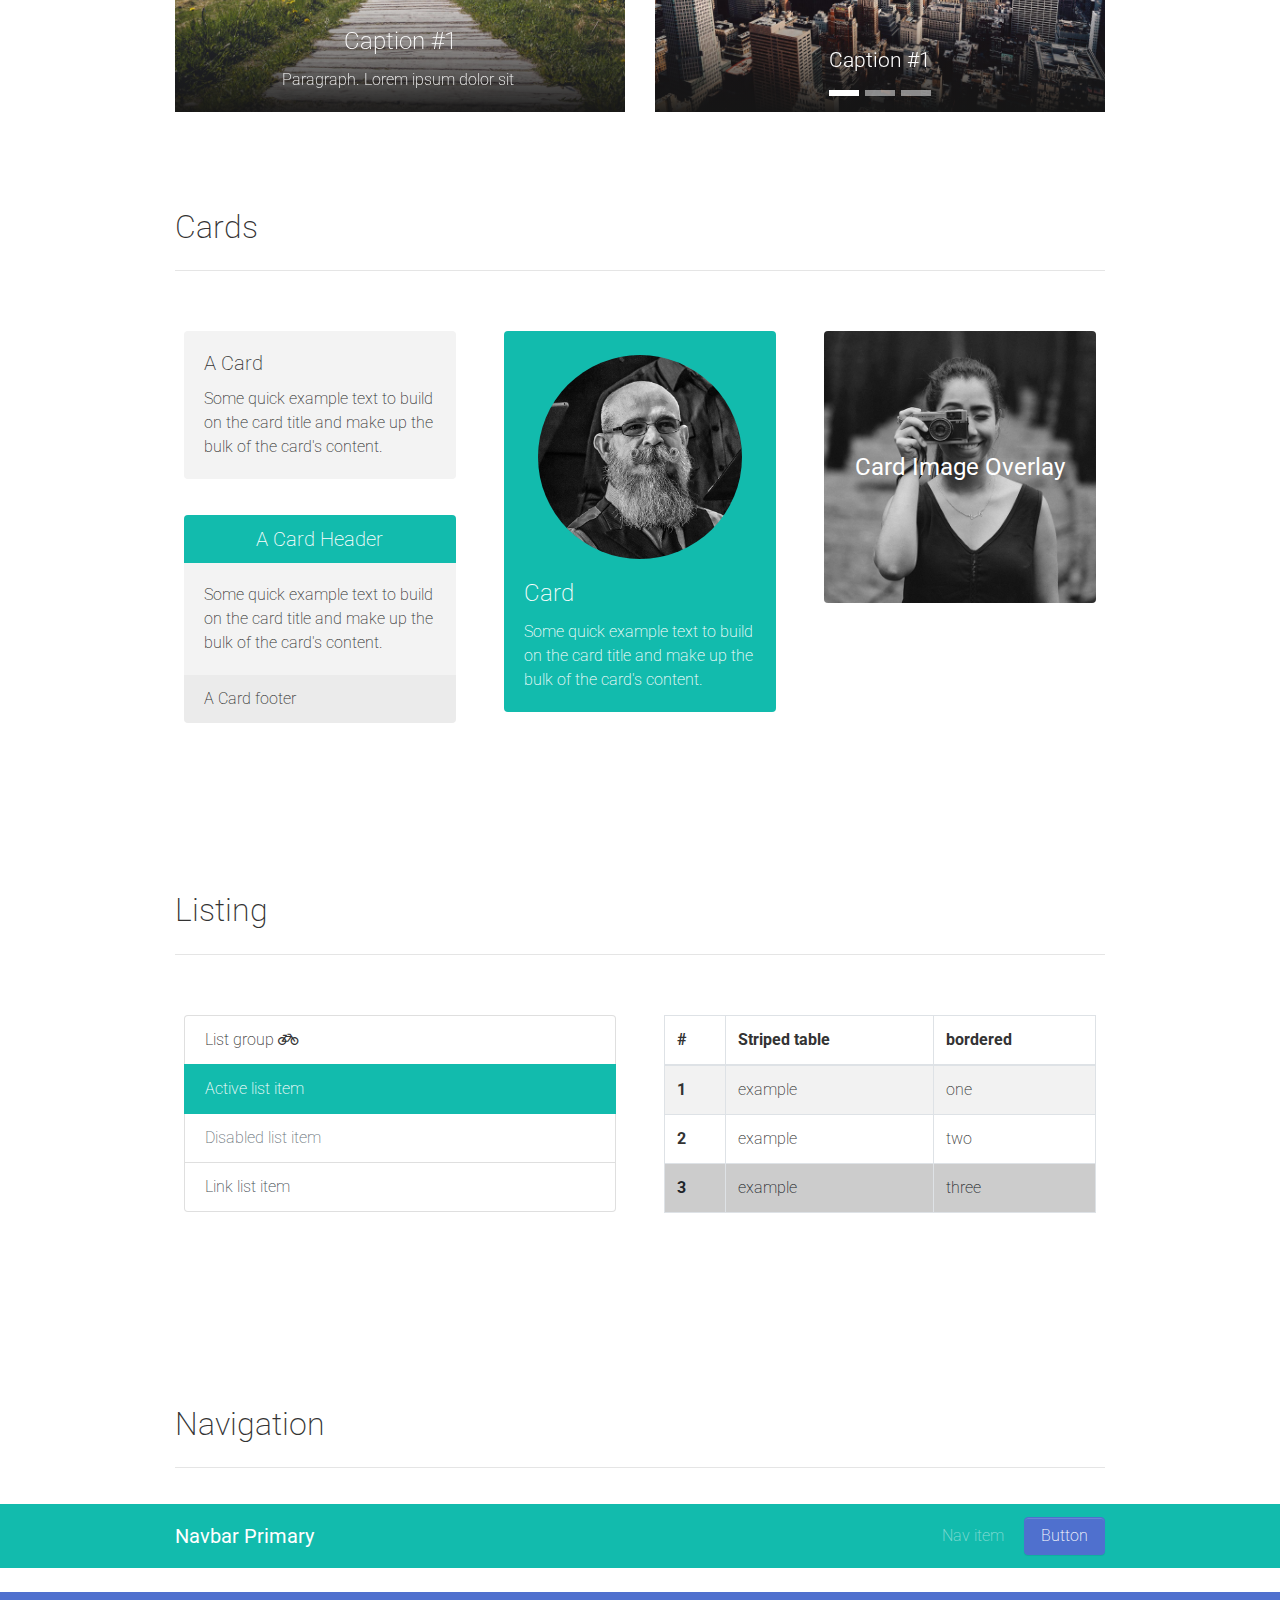
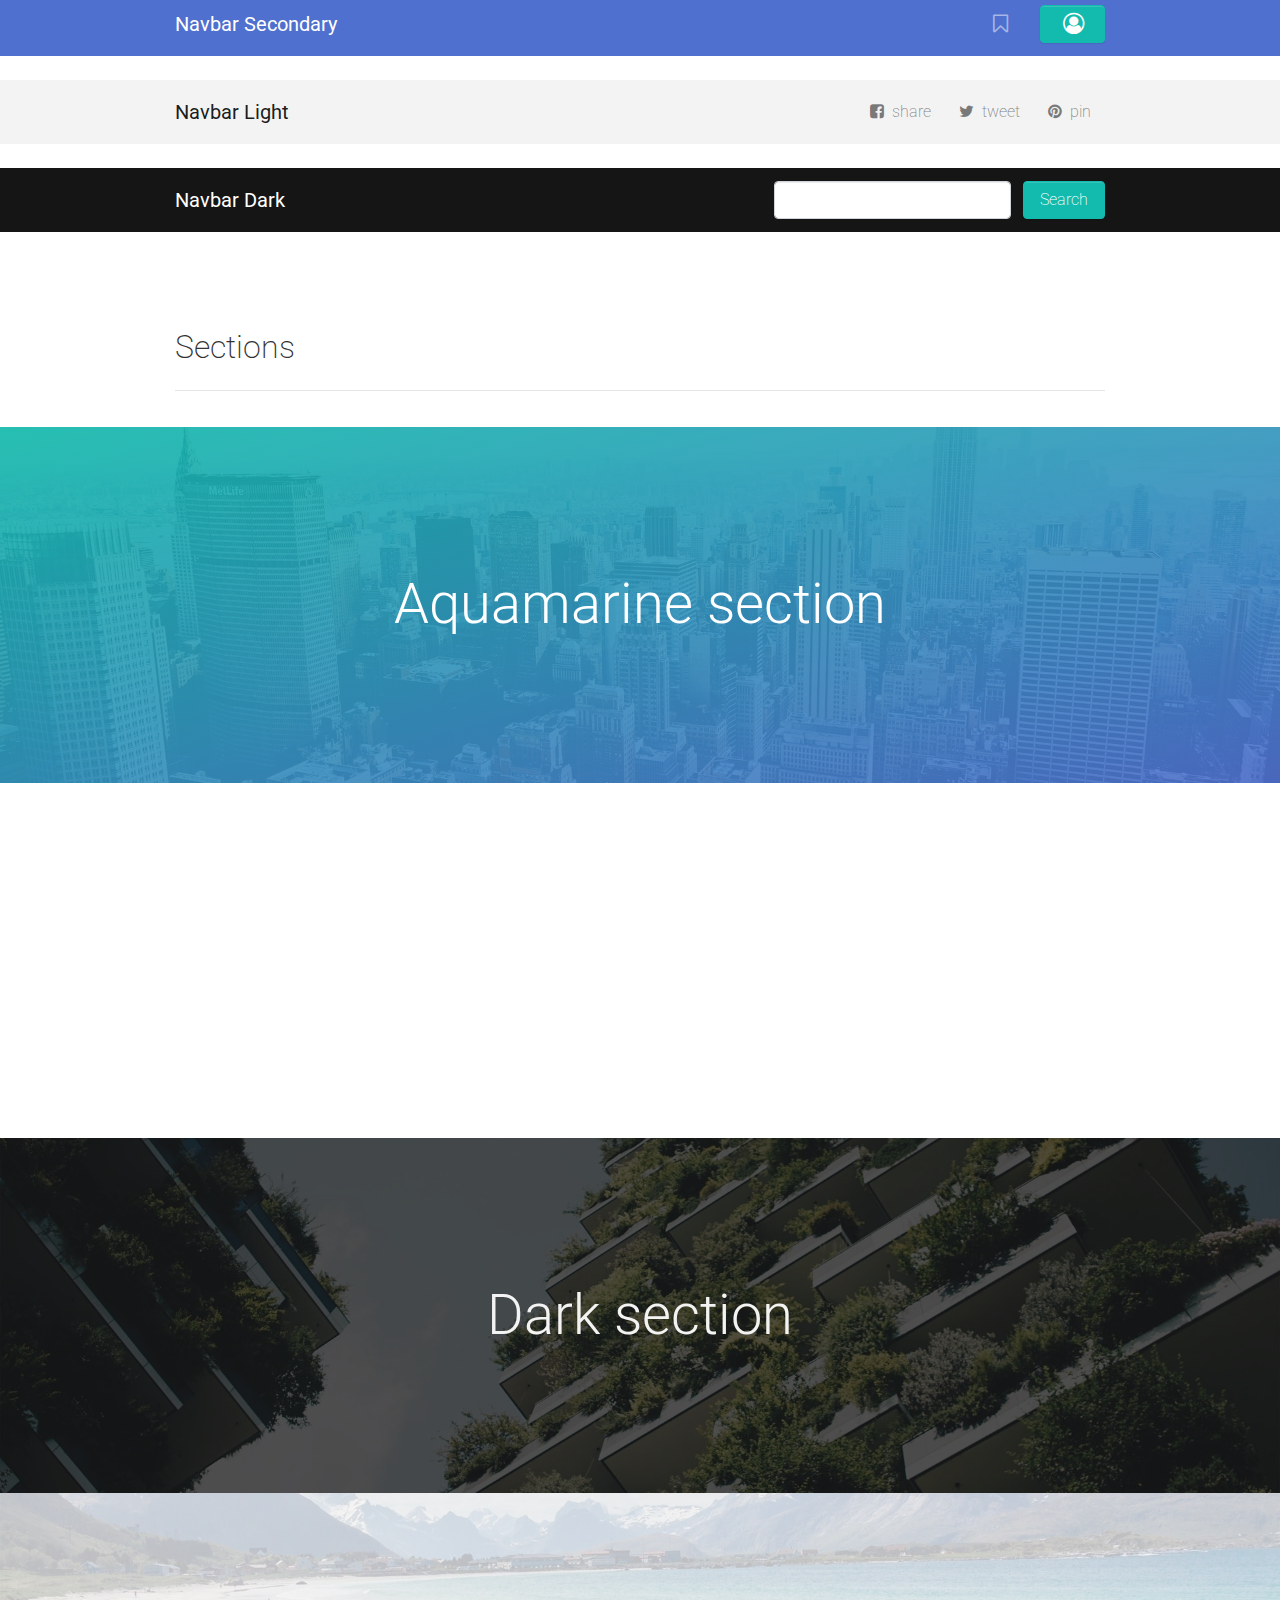
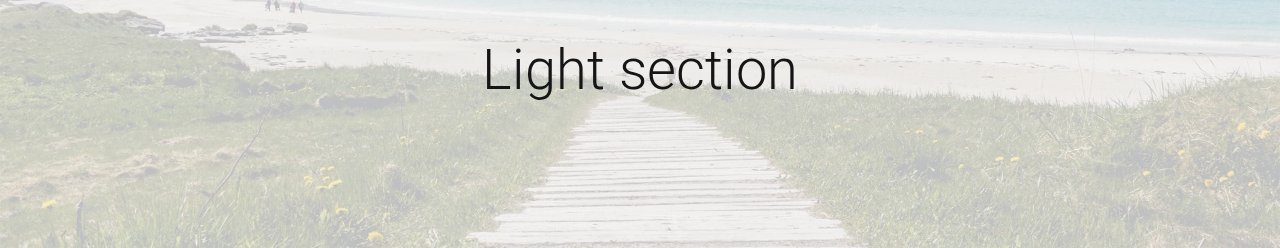
<file: assg4/styleguide.html>
<!DOCTYPE html>
<html>

<head>
  <meta charset="utf-8">
  <meta name="viewport" content="width=device-width, initial-scale=1">
  <!-- PAGE settings -->
  <link rel="icon" href="https://templates.pingendo.com/assets/Pingendo_favicon.ico">
  <title>Styleguide</title>
  <meta name="author" content="Pingendo">
  <!-- CSS dependencies -->
  <link rel="stylesheet" href="https://cdnjs.cloudflare.com/ajax/libs/font-awesome/4.7.0/css/font-awesome.min.css" type="text/css">
  <link rel="stylesheet" href="aquamarine.css" type="text/css"> </head>

<body>
  <div class="py-5 text-center">
    <div class="container">
      <div class="row">
        <div class="col-12">
          <h1 class="display-3 text-capitalize">aquamarine style guide</h1>
          <p class="lead text-muted">Components designed to fit nicely together </p>
        </div>
      </div>
    </div>
  </div>
  <div class="py-4">
    <div class="container">
      <div class="row">
        <div class="col-12">
          <h2>Color palette</h2>
          <hr>
          <div class="row text-center">
            <div class="col-md-2 bg-primary m-2">
              <p class="m-0 p-4">Primary</p>
            </div>
            <div class="col-md-2 bg-secondary m-2">
              <p class="m-0 p-4">Secondary</p>
            </div>
            <div class="col-md-2 bg-info m-2">
              <p class="m-0 p-4">Info</p>
            </div>
            <div class="col-md-2 bg-light m-2">
              <p class="m-0 p-4">Light</p>
            </div>
            <div class="col-md-2 bg-dark m-2">
              <p class="m-0 p-4">Dark</p>
            </div>
          </div>
        </div>
      </div>
    </div>
  </div>
  <div class="py-4">
    <div class="container">
      <div class="row">
        <div class="col-12">
          <h2>Typography</h2>
          <hr>
          <h1 class="display-4"> Display </h1>
          <h1>Heading</h1>
          <p class="lead">Lead paragraph </p>
          <p>Paragraph. Lorem ipsum dolor sit amet, consectetur adipiscing elit. <br><i>Italic. Lorem ipsum dolor sit amet, consectetur adipiscing elit.</i> <br><b>Bold. Lorem ipsum dolor sit amet, consectetur adipiscing elit.</b></p>
          <div class="blockquote">
            <p class="mb-0">Blockquoute</p>
            <div class="blockquote-footer">Someone famous in <cite>My memories</cite></div>
          </div>
        </div>
      </div>
    </div>
  </div>
  <div class="py-4">
    <div class="container">
      <div class="row">
        <div class="col-12">
          <h2>Buttons</h2>
          <hr> </div>
      </div>
      <div class="row">
        <div class="col-12"> <a class="btn btn-primary m-2" href="#">Primary</a> <a class="btn btn-secondary m-2" href="#">Secondary</a> <a class="btn btn-info m-2" href="#">Info</a> <a class="btn btn-light m-2" href="#">Light</a> <a class="btn btn-dark m-2" href="#">Dark</a>          <a class="btn btn-link m-2" href="#">Link</a> </div>
      </div>
      <div class="row">
        <div class="col-12"> <a class="btn btn-outline-primary m-2" href="#">Primary</a> <a class="btn btn-outline-secondary m-2" href="#">Secondary</a> <a class="btn btn-outline-info m-2" href="#">Info</a> <a class="btn btn-outline-light m-2" href="#">Light</a> <a class="btn btn-outline-dark m-2"
            href="#">Dark</a> </div>
      </div>
      <div class="row">
        <div class="col-12"> <a class="btn btn-primary m-2" href="" aria-pressed="false" autocomplete="off" data-toggle="button">Toggle</a>
          <div class="btn-group m-2"> <a href="#" class="btn btn-primary">Btn 1</a> <a href="#" class="btn btn-primary">Btn 2</a> <a href="#" class="btn btn-primary">Btn 3</a> </div>
          <div class="btn-group m-2"> <button class="btn btn-primary dropdown-toggle" data-toggle="dropdown">Dropdown </button>
            <div class="dropdown-menu">
              <h6 class="dropdown-header">Dropdown header</h6> <a class="dropdown-item" href="#">Option 1</a> <a class="dropdown-item" href="#">Option 2</a> <a class="dropdown-item disabled" href="#">Disabled option</a>
              <div class="dropdown-divider"></div> <a class="dropdown-item" href="#">Separated link</a> </div>
          </div>
          <div class="btn-group m-2"> <button type="button" class="btn btn-primary" href="#">Split dropdown</button> <button type="button" class="btn dropdown-toggle dropdown-toggle-split btn-primary" data-toggle="dropdown" aria-expanded="false" aria-haspopup="true"></button>
            <div
              class="dropdown-menu"> <a class="dropdown-item" href="#">Action</a> <a class="dropdown-item" href="#">Another action</a> <a class="dropdown-item" href="#">Something else here</a>
              <div class="dropdown-divider"></div> <a class="dropdown-item" href="#">Separated link</a> </div>
        </div>
      </div>
    </div>
    <div class="row">
      <div class="col-12"> <a class="btn btn-primary m-2" href="">Badge<span class="badge badge-secondary ml-1">New!</span></a> <a class="btn btn-primary m-2" href="#"><i class="fa fa-user fa-fw"></i>Icon</a> <a class="btn active btn-primary m-2" href="">Active</a> <a class="btn disabled btn-primary m-2"
          href="">Disabled</a> <a class="btn btn-sm btn-primary m-2" href="">Small</a> <a class="btn btn-primary m-2" href="">Regular</a> <a class="btn btn-lg btn-primary m-2" href="">Large</a> </div>
    </div>
  </div>
  </div>
  <div class="py-4">
    <div class="container">
      <div class="row">
        <div class="col-12">
          <h2>Navs and components</h2>
          <hr> </div>
      </div>
      <div class="row">
        <div class="col-md-6">
          <ul class="nav">
            <li class="nav-item"> <a class="nav-link" href="#">Item</a> </li>
            <li class="nav-item"> <a class="nav-link" href="#">Item</a> </li>
            <li class="nav-item"> <a href="#" class="nav-link">Item</a> </li>
            <li class="nav-item"> <a class="nav-link disabled" href="#">Disabled</a> </li>
          </ul>
          <ul class="nav nav-pills my-4">
            <li class="nav-item"> <a href="#" class="nav-link active">Nav pills</a> </li>
            <li class="nav-item"> <a class="nav-link" href="#"><i class="fa fa-lg fa-child"></i> Item</a> </li>
            <li class="nav-item"> <a class="nav-link" href="#"><i class="fa fa-lg fa-anchor mt-1"></i></a> </li>
            <li class="nav-item dropdown"> <a class="nav-link dropdown-toggle" data-toggle="dropdown" href="#" role="button" aria-haspopup="true" aria-expanded="false">Dropdown</a>
              <div class="dropdown-menu"> <a class="dropdown-item" href="#">Option 1</a> <a class="dropdown-item" href="#">Option 2</a>
                <div class="dropdown-divider"></div> <a class="dropdown-item" href="#">Separated link</a> </div>
            </li>
          </ul>
          <ul class="nav nav-tabs">
            <li class="nav-item"> <a href="#home" class="nav-link active" aria-controls="home" aria-selected="true" data-toggle="tab" id="home-tab" role="tab">Home</a> </li>
            <li class="nav-item"> <a class="nav-link" href="#profile" aria-controls="profile" aria-selected="false" data-toggle="tab" id="profile-tab" role="tab">Profile</a> </li>
            <li class="nav-item"> <a href="#contact" class="nav-link" aria-controls="contact" aria-selected="false" data-toggle="tab" id="contact-tab" role="tab">Contact <span class="badge badge-pill badge-warning">!</span></a> </li>
          </ul>
          <div class="tab-content my-2" id="myTabContent">
            <div class="tab-pane fade show active" id="home" role="tabpanel" aria-labelledby="home-tab">Lorem ipsum dolor sit amet, consectetur adipiscing elit, sed do eiusmod tempor incididunt ut labore et dolore magna aliqua. Ut enim ad minim veniam.</div>
            <div class="tab-pane fade" id="profile" role="tabpanel" aria-labelledby="profile-tab">Quis nostrud exercitation ullamco laboris nisi ut aliquip ex ea commodo consequat. Duis aute irure dolor in reprehenderit in voluptate velit esse cillum dolore eu fugiat nulla pariatur.</div>
            <div class="tab-pane fade" id="contact" role="tabpanel"
              aria-labelledby="contact-tab">Excepteur sint occaecat cupidatat non proident, sunt in culpa qui officia deserunt mollit anim id est laborum. Consectetur adipiscing elit, sed do eiusmod tempor incididunt. </div>
          </div>
        </div>
        <div class="col-md-6">
          <ul class="breadcrumb">
            <li class="breadcrumb-item"> <a href="#">Home</a> </li>
            <li class="breadcrumb-item"> <a href="#">Parent</a> </li>
            <li class="breadcrumb-item active">Page</li>
          </ul>
          <ul class="pagination">
            <li class="page-item"> <a class="page-link" href="#" aria-label="Previous"> <span aria-hidden="true">«</span> <span class="sr-only">Previous</span> </a> </li>
            <li class="page-item"> <a class="page-link" href="#">1</a> </li>
            <li class="page-item"> <a class="page-link" href="#">2</a> </li>
            <li class="page-item active"> <a class="page-link" href="#">3</a> </li>
            <li class="page-item disabled"> <a class="page-link" href="#">4</a> </li>
            <li class="page-item"> <a class="page-link" href="#" aria-label="Next"> <span aria-hidden="true">»</span> <span class="sr-only">Next</span> </a> </li>
          </ul>
          <div class="progress my-4">
            <div class="progress-bar progress-bar-striped" role="progressbar" style="width: 50%" aria-valuenow="50" aria-valuemin="0" aria-valuemax="100">50%</div>
          </div>
          <div class="alert alert-info" role="alert"> <button type="button" class="close" data-dismiss="alert" aria-label="Close">×</button>
            <h4 class="alert-heading">Well done! </h4>
            <p class="mb-0">This is an info panel.</p>
          </div>
        </div>
      </div>
    </div>
  </div>
  <div class="py-4">
    <div class="container">
      <div class="row">
        <div class="col-12">
          <h2>Forms</h2>
          <hr> </div>
      </div>
      <div class="row">
        <div class="col-md-6 p-3">
          <form method="post" action="">
            <div class="form-group mb-1"> <input type="email" name="email" class="form-control" placeholder="Enter email"> </div> <small id="emailHelp" class="form-text text-muted">We'll never share your email with anyone else.</small>
            <div class="form-group my-3"><select class="form-control"><option value="1">1</option><option value="2">2</option><option value="3">3</option></select></div>
            <div class="form-group my-3">
              <div class="input-group">
                <div class="input-group-prepend"><span class="input-group-text" id="basic-addon1">@</span></div> <input type="text" class="form-control" id="inlineFormInputGroup" placeholder="Username"> </div>
            </div>
            <div class="form-group my-3"> <input type="file" class="form-control-file" id="exampleFormControlFile1"> </div>
            <div class="form-check form-check-inline"> <label class="form-check-label">
                <input class="form-check-input" type="radio" value="option1" id="inlineRadio1" name="inlineRadioOptions"> 1
              </label> </div>
            <div class="form-check form-check-inline"> <label class="form-check-label">
                <input class="form-check-input" type="radio" value="option2" id="inlineRadio2" name="inlineRadioOptions"> 2
              </label> </div>
            <div class="form-check form-check-inline disabled"> <label class="form-check-label">
                <input class="form-check-input" type="radio" name="inlineRadioOptions" id="inlineRadio3" value="option3" disabled=""> 3
              </label> </div>
            <div class="form-check mt-2"> <input class="form-check-input" type="checkbox" id="exampleCheck1" value="on"><label class="form-check-label" for="exampleCheck1">Remember me</label></div>
            <div class="form-check disabled"> <label class="form-check-label"> <input class="form-check-input" type="checkbox" value="" disabled=""> Disabled option </label> </div> <button type="submit" class="btn btn-primary my-2">Submit button</button> </form>
        </div>
        <div class="col-md-6 p-3">
          <form class="" method="post" action="">
            <div class="form-group"> <input type="email" class="form-control form-control-sm" placeholder="Small input" name="email"> </div>
            <div class="form-group"> <input type="email" class="form-control" name="email" placeholder="Default input"> </div>
            <div class="form-group"> <input type="text" class="form-control form-control-lg" placeholder="Large input"> </div>
          </form>
          <form class="my-3" method="post" action="">
            <div class="form-group"> <input type="text" class="form-control" placeholder="Disabled input" id="disabledTextInput" disabled=""> </div>
            <div class="form-group"> <input type="text" class="form-control is-valid" placeholder="First name" id="validationServer01" required="" value="Valid"> </div>
            <div class="form-group"> <input type="text" class="form-control is-invalid" placeholder="First name" id="validationServer01" required="" value="Invalid">
              <div class="invalid-feedback">Please provide a valid input.</div>
            </div>
          </form>
          <form>
            <div class="form-group">
              <div class="form-check"> <input class="form-check-input" type="checkbox" id="exampleCheck1" value="on"><label class="form-check-label" for="exampleCheck1">Checkbox</label></div>
            </div>
          </form>
        </div>
      </div>
    </div>
  </div>
  <div class="py-4">
    <div class="container">
      <div class="row">
        <div class="col-md-12">
          <h2>Pictures</h2>
          <hr> </div>
      </div>
      <div class="row text-center">
        <div class="col-md-4"> <img class="img-fluid p-3" src="assets/styleguide/people_1.jpg" alt="Card image"> </div>
        <div class="col-md-4"> <img class="img-fluid rounded-circle p-3" src="assets/styleguide/people_2.jpg" alt="Card image"> </div>
        <div class="col-md-4"> <img class="img-fluid img-thumbnail p-3" src="assets/styleguide/people_3.jpg" alt="Card image"> </div>
      </div>
      <div class="row">
        <div class="col-md-6">
          <div class="carousel slide my-3" data-ride="carousel" id="carousel-1">
            <div class="carousel-inner" role="listbox">
              <div class="carousel-item active"> <img class="d-block img-fluid" src="assets/styleguide/cover_2.jpg" data-holder-rendered="true">
                <div class="carousel-caption">
                  <h4>Caption #1</h4>
                  <p class="mb-0">Paragraph. Lorem ipsum dolor sit&nbsp;</p>
                </div>
              </div>
              <div class="carousel-item"> <img class="d-block img-fluid" src="assets/styleguide/cover_3.jpg" data-holder-rendered="true">
                <div class="carousel-caption">
                  <h4>Caption #2</h4>
                  <p class="mb-0">Paragraph. Lorem ipsum dolor sit&nbsp;</p>
                </div>
              </div>
            </div> <a class="carousel-control-prev" role="#carousel-1" data-slide="prev" href="#carousel-1"> <span class="carousel-control-prev-icon" aria-hidden="true"></span> <span class="sr-only">Previous</span> </a> <a class="carousel-control-next" role="button"
              data-slide="next" href="#carousel-1"> <span class="carousel-control-next-icon" aria-hidden="true"></span> <span class="sr-only">Next</span> </a> </div>
        </div>
        <div class="col-md-6">
          <div class="carousel slide my-3" data-ride="carousel" id="carousel-2" data-interval="5000">
            <ol class="carousel-indicators">
              <li data-target="#carousel-2" data-slide-to="0" class="active">&nbsp;</li>
              <li data-target="#carousel-2" data-slide-to="1">&nbsp;</li>
              <li data-target="#carousel-2" data-slide-to="2">&nbsp;</li>
            </ol>
            <div class="carousel-inner" role="listbox">
              <div class="carousel-item active"> <img class="d-block img-fluid" src="assets/styleguide/cover_1.jpg" data-holder-rendered="true">
                <div class="carousel-caption">
                  <p class="lead">Caption #1</p>
                </div>
              </div>
              <div class="carousel-item"> <img class="d-block img-fluid" src="assets/styleguide/cover_4.jpg" data-holder-rendered="true">
                <div class="carousel-caption">
                  <p class="lead">Caption #2</p>
                </div>
              </div>
            </div>
          </div>
        </div>
      </div>
    </div>
  </div>
  <div class="py-4">
    <div class="container">
      <div class="row">
        <div class="col-12">
          <h2>Cards</h2>
          <hr class="mb-4"> </div>
      </div>
      <div class="row">
        <div class="col-md-4 p-3">
          <div class="card">
            <div class="card-body">
              <h5>A Card</h5>
              <p class="card-text">Some quick example text to build on the card title and make up the bulk of the card's content.</p>
            </div>
          </div>
          <div class="card my-4">
            <div class="card-header bg-primary">
              <h5 class="mb-0 text-center">A Card Header</h5>
            </div>
            <div class="card-body">
              <p class="card-text">Some quick example text to build on the card title and make up the bulk of the card's content.</p>
            </div>
            <div class="card-footer">A Card footer</div>
          </div>
        </div>
        <div class="col-md-4 p-3">
          <div class="bg-primary card"> <img class="img-fluid rounded-circle w-75 mx-auto mt-3" src="assets/styleguide/people_5.jpg" alt="Card image">
            <div class="card-body">
              <h4 class="card-title">Card</h4>
              <p class="card-text">Some quick example text to build on the card title and make up the bulk of the card's content.</p>
            </div>
          </div>
        </div>
        <div class="col-md-4 p-3">
          <div class="card">
            <div class="card-img-overlay align-items-center d-flex">
              <h4 class="w-100 text-center mb-0 text-white"><b>Card Image Overlay</b></h4>
            </div> <img class="img-fluid w-100 rounded" src="assets/styleguide/people_6.jpg" alt="Card image"> </div>
        </div>
      </div>
    </div>
  </div>
  <div class="py-5">
    <div class="container">
      <div class="row">
        <div class="col-12">
          <h2>Listing</h2>
          <hr class="mb-4"> </div>
      </div>
      <div class="row">
        <div class="col-md-6 p-3">
          <ul class="list-group">
            <li class="list-group-item">List group <i class="fa fa-fw fa-bicycle"></i> </li>
            <li class="list-group-item active"> Active list item</li>
            <li class="list-group-item disabled">Disabled list item</li> <a href="#" class="list-group-item list-group-item-action">Link list item</a> </ul>
        </div>
        <div class="col-md-6 p-3">
          <table class="table table-hover table-striped table-bordered">
            <thead class="thead-inverse">
              <tr>
                <th scope="col">#</th>
                <th scope="col">Striped table</th>
                <th scope="col">bordered</th>
              </tr>
            </thead>
            <tbody>
              <tr>
                <th scope="row">1</th>
                <td>example</td>
                <td>one</td>
              </tr>
              <tr>
                <th scope="row">2</th>
                <td>example</td>
                <td>two</td>
              </tr>
              <tr class="bg-info">
                <th scope="row">3</th>
                <td>example</td>
                <td>three</td>
              </tr>
            </tbody>
          </table>
        </div>
      </div>
    </div>
  </div>
  <div class="pt-5">
    <div class="container">
      <div class="row">
        <div class="col-12">
          <h2>Navigation</h2>
          <hr class="mb-4"> </div>
      </div>
    </div>
  </div>
  <nav class="navbar navbar-expand-md navbar-dark bg-primary">
    <div class="container"> <a class="navbar-brand" href="#"><b>Navbar Primary&nbsp;</b></a> <button class="navbar-toggler navbar-toggler-right" type="button" data-toggle="collapse" data-target="#navbarPrimarySupportedContent" aria-controls="navbar2SupportedContent" aria-expanded="false"
        aria-label="Toggle navigation">
      <span class="navbar-toggler-icon"></span> </button>
      <div class="collapse navbar-collapse text-center justify-content-end" id="navbarPrimarySupportedContent">
        <ul class="navbar-nav">
          <li class="nav-item"> <a class="nav-link" href="#"> Nav item</a> </li>
        </ul> <a class="btn navbar-btn ml-2 btn-secondary" href="#"> Button</a> </div>
    </div>
  </nav>
  <nav class="navbar navbar-expand-md navbar-dark bg-secondary my-3">
    <div class="container"> <a class="navbar-brand" href="#"><b>Navbar Secondary</b></a> <button class="navbar-toggler navbar-toggler-right" type="button" data-toggle="collapse" data-target="#navbarSecondarySupportedContent" aria-controls="navbar2SupportedContent" aria-expanded="false"
        aria-label="Toggle navigation">
      <span class="navbar-toggler-icon"></span> </button>
      <div class="collapse navbar-collapse text-center justify-content-end" id="navbarSecondarySupportedContent">
        <ul class="navbar-nav">
          <li class="nav-item mx-2"> <a class="nav-link" href="#"><i class="fa d-inline fa-lg fa-bookmark-o"></i></a> </li>
        </ul> <a class="btn navbar-btn ml-2 text-white btn-primary" href="#"><i class="fa d-inline fa-lg fa-user-circle-o ml-1"></i>&nbsp;</a> </div>
    </div>
  </nav>
  <nav class="navbar navbar-expand-md my-3 navbar-light bg-light">
    <div class="container"> <a class="navbar-brand" href="#"><b>Navbar Light</b></a> <button class="navbar-toggler navbar-toggler-right" type="button" data-toggle="collapse" data-target="#navbarLightSupportedContent" aria-controls="navbar2SupportedContent" aria-expanded="false"
        aria-label="Toggle navigation">
      <span class="navbar-toggler-icon"></span> </button>
      <div class="collapse navbar-collapse text-center justify-content-end" id="navbarLightSupportedContent">
        <ul class="navbar-nav">
          <li class="nav-item mx-1"> <a class="nav-link" href="#"><i class="fa d-inline fa-facebook-square"></i>&nbsp; share</a> </li>
          <li class="nav-item mx-1"> <a class="nav-link" href="#"><i class="fa d-inline fa-twitter"></i>&nbsp; tweet</a> </li>
          <li class="nav-item mx-1"> <a class="nav-link" href="#"><i class="fa d-inline fa-pinterest"></i>&nbsp; pin</a> </li>
        </ul>
      </div>
    </div>
  </nav>
  <nav class="navbar navbar-expand-md my-3 navbar-dark bg-dark">
    <div class="container"> <a class="navbar-brand" href="#"><b>Navbar Dark</b></a> <button class="navbar-toggler navbar-toggler-right" type="button" data-toggle="collapse" data-target="#navbarDarkSupportedContent" aria-controls="navbar2SupportedContent" aria-expanded="false"
        aria-label="Toggle navigation">
      <span class="navbar-toggler-icon"></span> </button>
      <div class="collapse navbar-collapse text-center justify-content-end" id="navbarDarkSupportedContent">
        <ul class="navbar-nav"></ul>
        <form class="form-inline my-2 my-lg-0"> <input class="form-control mr-sm-2" type="text" placeholder="Search"> <button class="btn my-2 my-sm-0 btn-primary" type="submit">Search</button> </form>
      </div>
    </div>
  </nav>
  <div class="pt-5">
    <div class="container">
      <div class="row">
        <div class="col-md-12">
          <h2>Sections</h2>
          <hr class="mb-4"> </div>
      </div>
    </div>
  </div> 
  <div class="py-5 text-center section-aquamarine" style="background-image: url(&quot;assets/styleguide/cover_1.jpg&quot;);">
    <div class="container py-5">
      <div class="row">
        <div class="col-md-12">
          <h1 class="display-4 mb-0">Aquamarine section</h1>
        </div>
      </div>
    </div>
  </div>
  <div class="py-5 text-center section-parallax" style="background-image: url(&quot;assets/styleguide/cover_4.jpg&quot;);">
    <div class="container py-5">
      <div class="row">
        <div class="col-md-6 mx-auto">
          <h1 class="display-4 mb-0 text-white">Parallax</h1>
        </div>
      </div>
    </div>
  </div>
  <div class="py-5 text-center section-dark" style="background-image: url(&quot;assets/styleguide/cover_3.jpg&quot;);">
    <div class="container py-5">
      <div class="row">
        <div class="col-md-12">
          <h1 class="display-4 mb-0">Dark section</h1>
        </div>
      </div>
    </div>
  </div>
  <div class="py-5 text-center section-light" style="background-image: url(&quot;assets/styleguide/cover_2.jpg&quot;);">
    <div class="container py-5">
      <div class="row">
        <div class="col-md-12">
          <h1 class="display-4 mb-0">Light section</h1>
        </div>
      </div>
    </div>
  </div>
  <script src="http://code.jquery.com/jquery-3.2.1.js" integrity="sha256-DZAnKJ/6XZ9si04Hgrsxu/8s717jcIzLy3oi35EouyE=" crossorigin="anonymous"></script>
  <script src="https://cdnjs.cloudflare.com/ajax/libs/popper.js/1.12.9/umd/popper.min.js" integrity="sha384-ApNbgh9B+Y1QKtv3Rn7W3mgPxhU9K/ScQsAP7hUibX39j7fakFPskvXusvfa0b4Q" crossorigin="anonymous"></script>
  <script src="https://maxcdn.bootstrapcdn.com/bootstrap/4.0.0/js/bootstrap.min.js" integrity="sha384-JZR6Spejh4U02d8jOt6vLEHfe/JQGiRRSQQxSfFWpi1MquVdAyjUar5+76PVCmYl" crossorigin="anonymous"></script>



  <script src="https://code.jquery.com/jquery-3.3.1.min.js"></script>
  <script src="https://cdnjs.cloudflare.com/ajax/libs/popper.js/1.14.3/umd/popper.min.js" integrity="sha384-ZMP7rVo3mIykV+2+9J3UJ46jBk0WLaUAdn689aCwoqbBJiSnjAK/l8WvCWPIPm49" crossorigin="anonymous"></script>
  <script src="https://stackpath.bootstrapcdn.com/bootstrap/4.1.3/js/bootstrap.min.js" integrity="sha384-ChfqqxuZUCnJSK3+MXmPNIyE6ZbWh2IMqE241rYiqJxyMiZ6OW/JmZQ5stwEULTy" crossorigin="anonymous"></script>
</body>

</html>
</file>
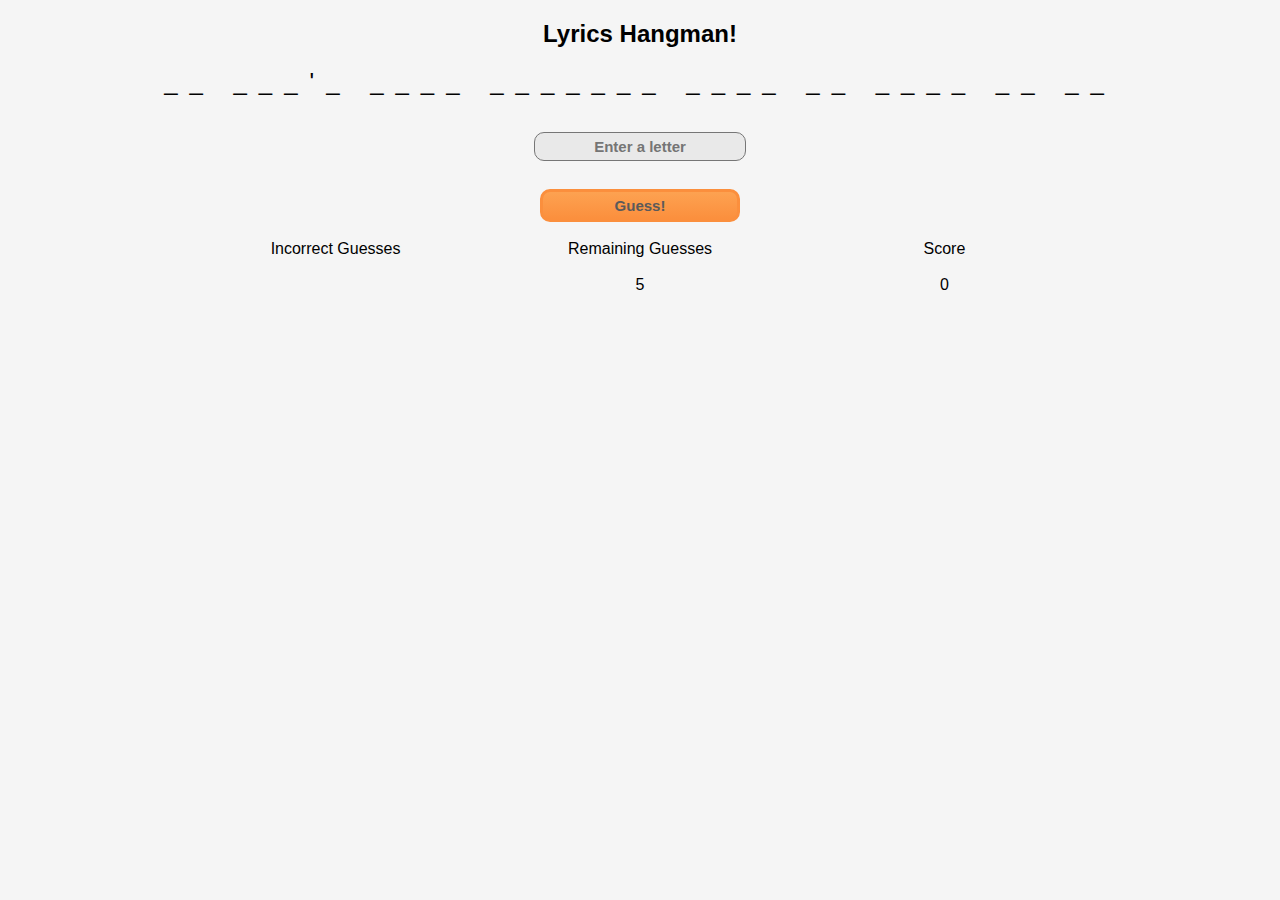
<file: assignment2-2/hangman.html>
<!DOCTYPE html>
<html>
	<head>
		<title>Hangman</title>
		<link href="styles/style.css" type="text/css" rel="stylesheet" />
		<style type="text/css">
	 body {
		 font-family: "Times New Roman",
					 Times, serif;
	   color: black;
	   background-color: #F5F5F5 }

	 </style>
	</head>

	<body id="container">
		<h2 id="h2">Lyrics Hangman!</h2>
		<div id="show">
		</div>
		<br>
		<br>
		<input id="guess" class="middle" type="text" placeholder="Enter a letter" maxlength="1"/>
		<br>
		<br>
		<button onclick="guess(charac)">Guess!</button>
		<br>
		<br>
		<div class="col_1_3">Incorrect Guesses</div>
		<div class="col_1_3">Remaining Guesses</div>
		<div class="col_1_3">Score</div>
		<br>
		<br>
		<div id="incorrect" class="col_1_3"></div>
		<div id="remainGuess" class="col_1_3">5</div>
		<div id="points" class="col_1_3">0</div>

		<script src="hangman/hangman.js" type="text/javascript"></script>
	</body>
</html>
</file>
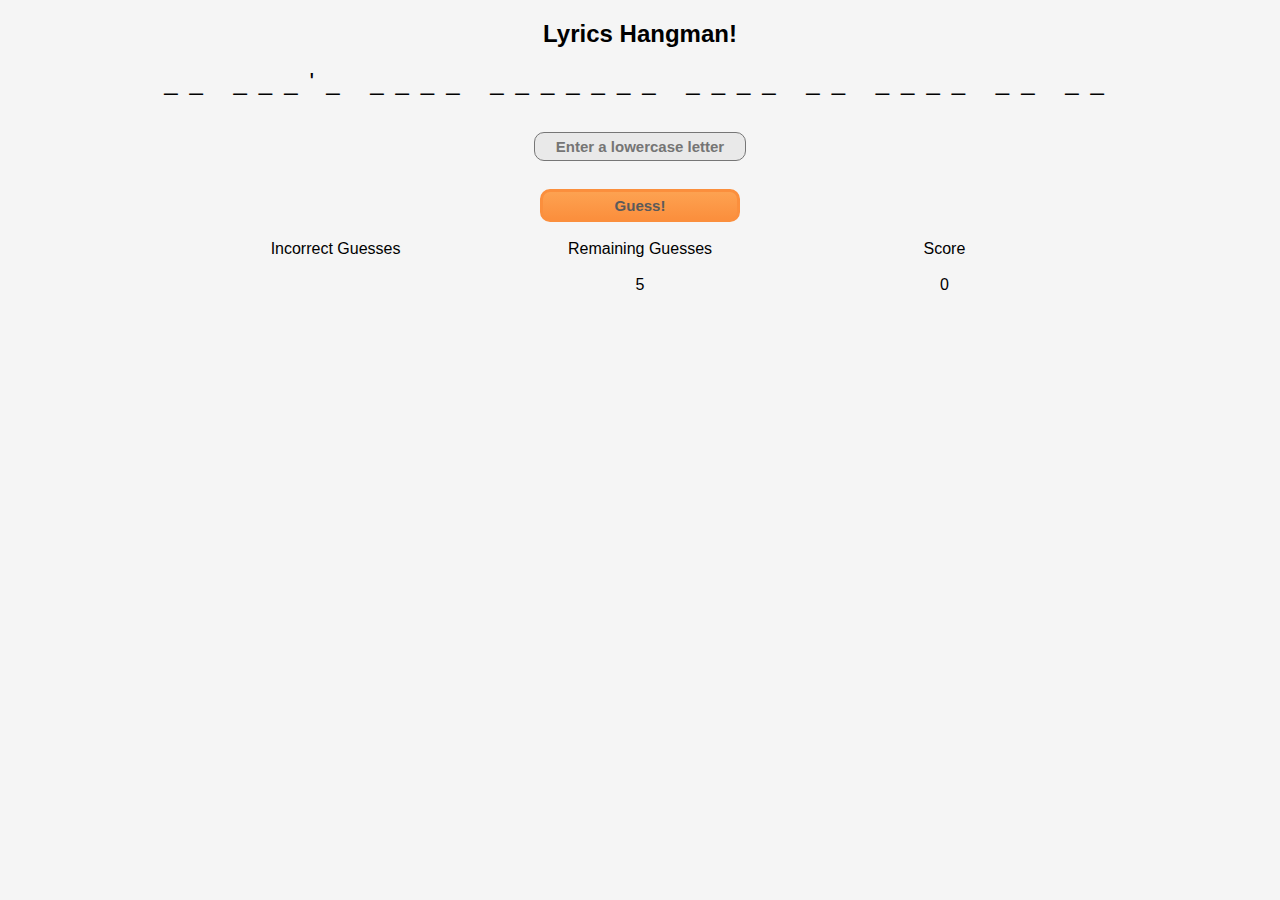
<file: assg4/assignment2/hangman.html>
<!DOCTYPE html>
<html>
	<head>
		<title>Hangman</title>
		<link href="styles/style.css" type="text/css" rel="stylesheet" />
		<style type="text/css">
	 body {
		 font-family: "Times New Roman",
					 Times, serif;
	   color: black;
	   background-color: #F5F5F5 }

	 </style>
	</head>

	<body id="container">
		<h2 id="h2">Lyrics Hangman!</h2>
		<div id="show">
		</div>
		<br>
		<br>
		<input id="guess" class="middle" type="text" placeholder="Enter a lowercase letter" maxlength="1"/>
		<br>
		<br>
		<button onclick="guess(charac)">Guess!</button>
		<br>
		<br>
		<div class="col_1_3">Incorrect Guesses</div>
		<div class="col_1_3">Remaining Guesses</div>
		<div class="col_1_3">Score</div>
		<br>
		<br>
		<div id="incorrect" class="col_1_3"></div>
		<div id="remainGuess" class="col_1_3">5</div>
		<div id="points" class="col_1_3">0</div>

		<script src="hangman/hangman.js" type="text/javascript"></script>
	</body>
</html>
</file>
<file: assignment2-2/styles/style.css>
#container{
	width:1000px;
	margin:auto;
	text-align:center;
	font-family:sans-serif;
}
#h2{
	width:100%;
}
.middle{
	margin:auto;
	text-align:center;
	overflow: hidden;
	background-color: #e9e9e9;
	font-size: 15px;

	border-radius: 10px;
	border-style: solid;
	border-width: 1px;
	width: 20%;
	padding: 5px;
	text-align: center;
	font-weight: bold;
}


.middle input[type=text] {
    float: right;
    padding: 6px;
    border: none;
    margin-top: 10px;
    margin-right: 50px;
    font-size: 50px;
}
.col_1_3{
	width:30%;
	display:inline-block;
}
#show{
	font-size:1.5em;
	letter-spacing:0.5em;
}
#show{
    white-space: pre;
}
button {
	margin-top: 10px;
	border-radius: 10px;
	border-style: solid;
	border-width: 1px;
	width: 20%;
	padding: 5px;
	text-align: center;
	font-weight: bold;

	color: #5B5A5A;
	font-size: 15px;
border: 3px solid #FB8F3D;
background: -webkit-linear-gradient(top, #FDA251, #FB8F3D);
background: -moz-linear-gradient(top, #FDA251, #FB8F3D);
background: -ms-linear-gradient(top, #FDA251, #FB8F3D);
}

button:hover {
	color: black;
    border: 3px solid #EB5200;
    background: -webkit-linear-gradient(top, #FD924C, #F9760B);
    background: -moz-linear-gradient(top, #FD924C, #F9760B);
    background: -ms-linear-gradient(top, #FD924C, #F9760B);
    box-shadow: 0 1px #EFEFEF;
}

button:active {
    box-shadow: inset 0 1px 1px rgba(0,0,0,0.3);
}
</file>
<file: assg4/assignment2/styles/style.css>
#container{
	width:1000px;
	margin:auto;
	text-align:center;
	font-family:sans-serif;
}
#h2{
	width:100%;
}
.middle{
	margin:auto;
	text-align:center;
	overflow: hidden;
	background-color: #e9e9e9;
	font-size: 15px;

	border-radius: 10px;
	border-style: solid;
	border-width: 1px;
	width: 20%;
	padding: 5px;
	text-align: center;
	font-weight: bold;
}


.middle input[type=text] {
    float: right;
    padding: 6px;
    border: none;
    margin-top: 10px;
    margin-right: 50px;
    font-size: 50px;
}
.col_1_3{
	width:30%;
	display:inline-block;
}
#show{
	font-size:1.5em;
	letter-spacing:0.5em;
}
#show{
    white-space: pre;
}
button {
	margin-top: 10px;
	border-radius: 10px;
	border-style: solid;
	border-width: 1px;
	width: 20%;
	padding: 5px;
	text-align: center;
	font-weight: bold;

	color: #5B5A5A;
	font-size: 15px;
border: 3px solid #FB8F3D;
background: -webkit-linear-gradient(top, #FDA251, #FB8F3D);
background: -moz-linear-gradient(top, #FDA251, #FB8F3D);
background: -ms-linear-gradient(top, #FDA251, #FB8F3D);
}

button:hover {
	color: black;
    border: 3px solid #EB5200;
    background: -webkit-linear-gradient(top, #FD924C, #F9760B);
    background: -moz-linear-gradient(top, #FD924C, #F9760B);
    background: -ms-linear-gradient(top, #FD924C, #F9760B);
    box-shadow: 0 1px #EFEFEF;
}

button:active {
    box-shadow: inset 0 1px 1px rgba(0,0,0,0.3);
}
</file>
